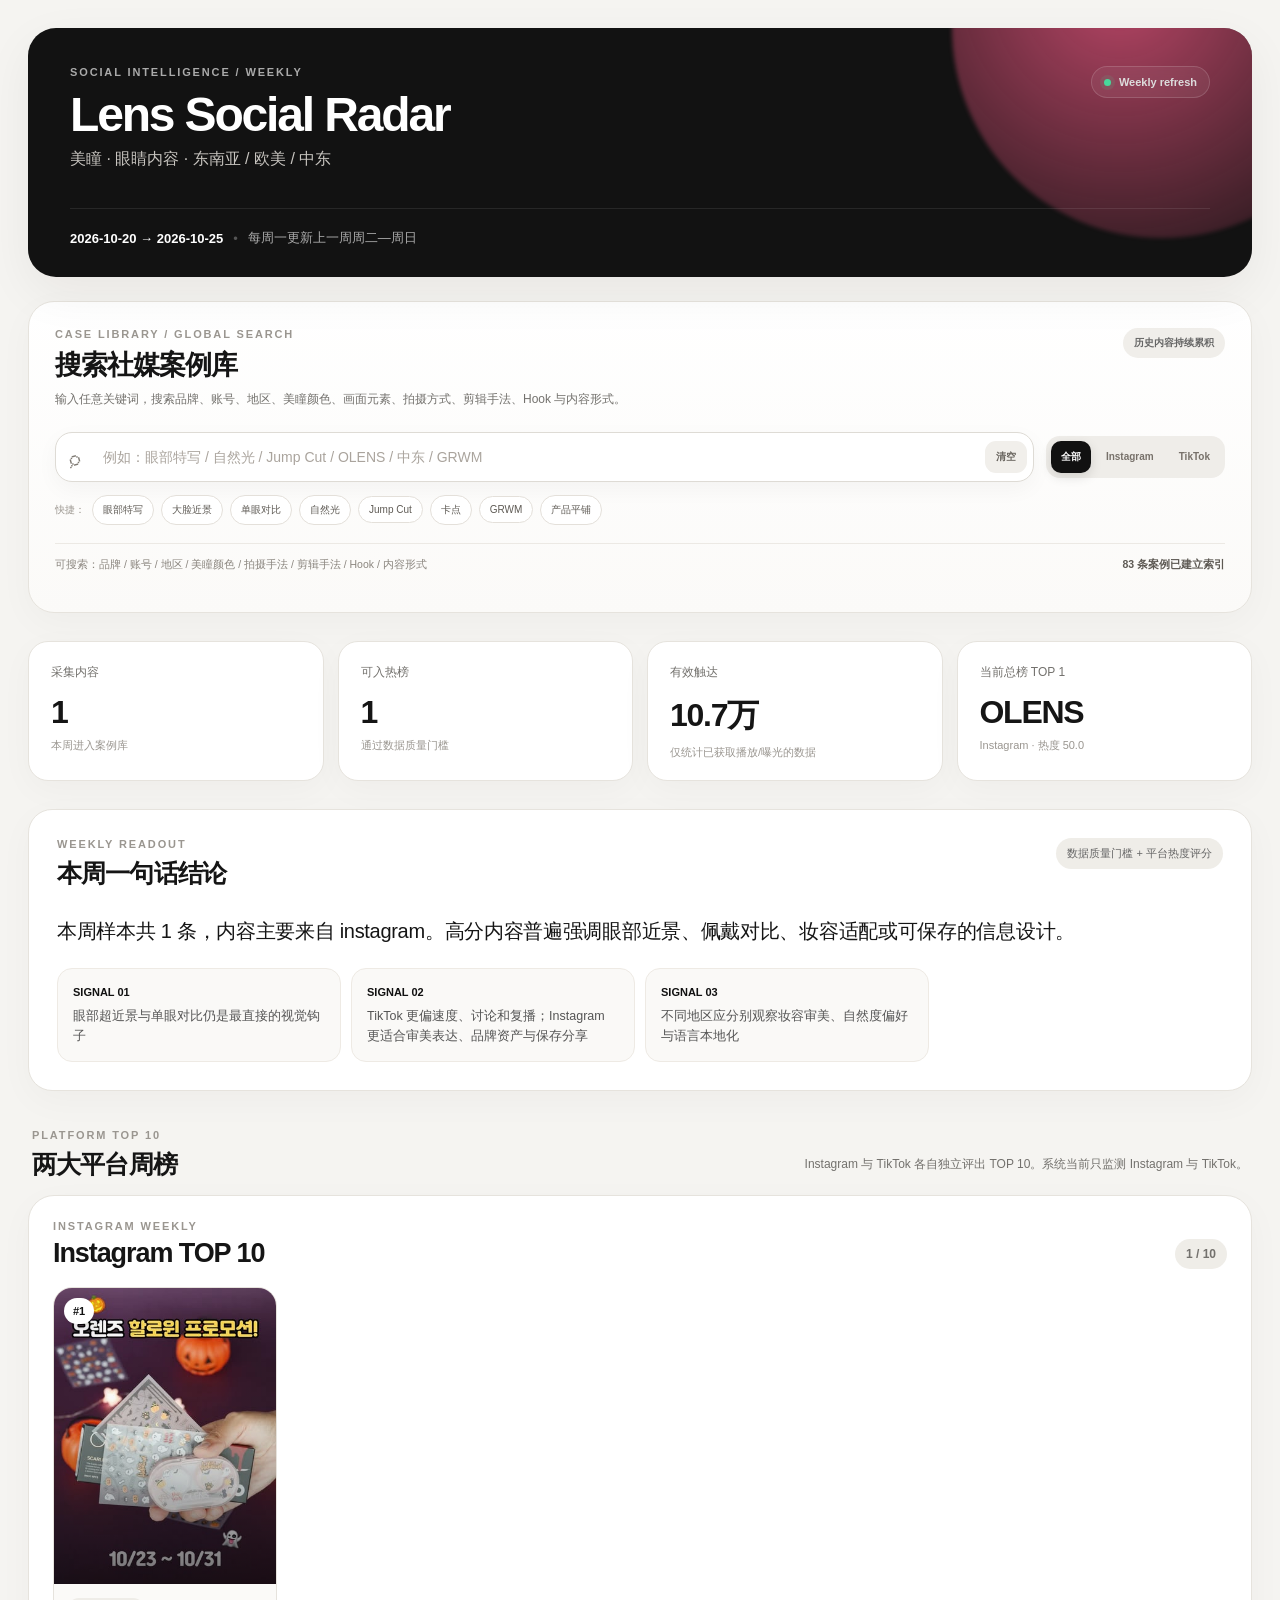
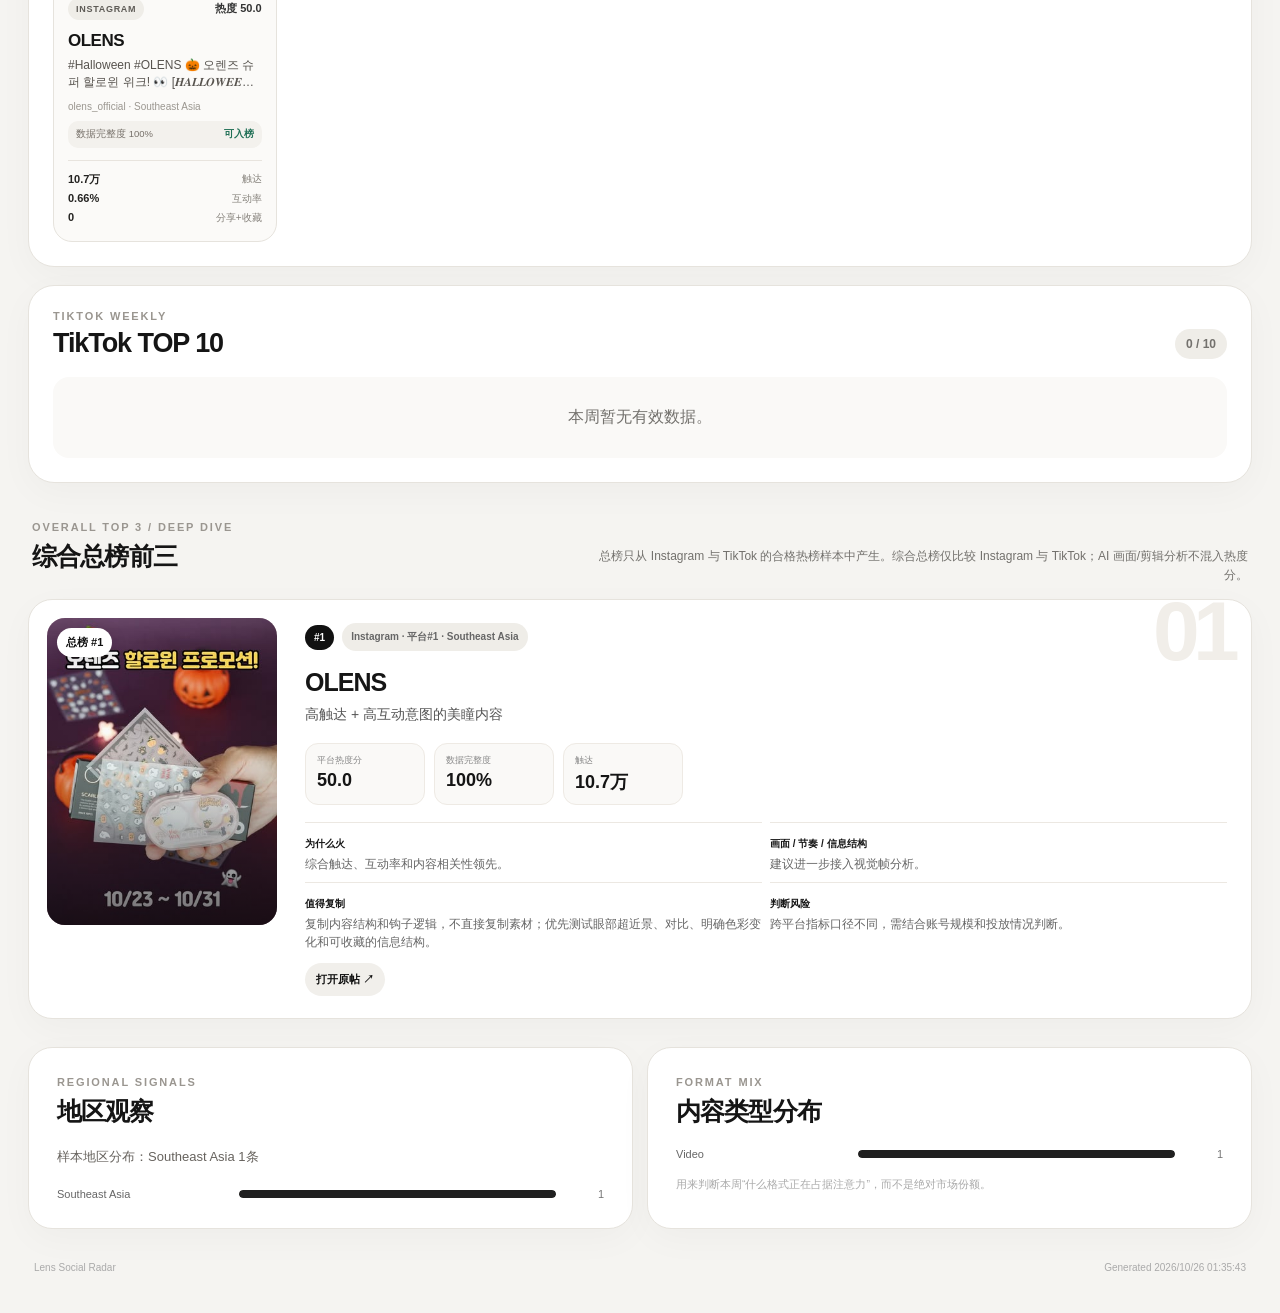
<file: docs/index.html>
<!doctype html>
<html lang="zh-CN">
<head>
  <meta charset="utf-8" />
  <meta name="viewport" content="width=device-width,initial-scale=1" />
  <meta name="description" content="Weekly colored contact lens social trend radar across Instagram and TikTok." />
  <title>Lens Social Radar</title>
  <link rel="stylesheet" href="styles.css" />
</head>
<body>
  <div class="page-shell">
    <header class="hero">
      <div class="hero-top">
        <div>
          <div class="eyebrow">SOCIAL INTELLIGENCE / WEEKLY</div>
          <h1>Lens Social Radar</h1>
          <p class="hero-sub">美瞳 · 眼睛内容 · 东南亚 / 欧美 / 中东</p>
        </div>
        <div class="hero-actions">
          <span id="demoBadge" class="badge demo hidden">DEMO DATA</span>
          <span class="badge live-dot"><i></i> Weekly refresh</span>
        </div>
      </div>
      <div class="date-row">
        <span id="dateRange">Loading…</span>
        <span class="sep">•</span>
        <span>每周一更新上一周周二—周日</span>
      </div>
    </header>

    <main>
      <section class="search-hub">
        <div class="search-hub-head">
          <div>
            <div class="eyebrow">CASE LIBRARY / GLOBAL SEARCH</div>
            <h2>搜索社媒案例库</h2>
            <p>输入任意关键词，搜索品牌、账号、地区、美瞳颜色、画面元素、拍摄方式、剪辑手法、Hook 与内容形式。</p>
          </div>
          <div class="search-index-badge">历史内容持续累积</div>
        </div>
        <div class="search-control-row">
          <div class="global-search-box">
            <span class="search-icon">⌕</span>
            <input id="globalSearch" type="search" autocomplete="off" placeholder="例如：眼部特写 / 自然光 / Jump Cut / OLENS / 中东 / GRWM" />
            <button id="searchClear" type="button" aria-label="清空搜索">清空</button>
          </div>
          <div class="platform-filter" aria-label="平台筛选">
            <button class="active" type="button" data-search-platform="all">全部</button>
            <button type="button" data-search-platform="instagram">Instagram</button>
            <button type="button" data-search-platform="tiktok">TikTok</button>
          </div>
        </div>
        <div class="quick-searches" aria-label="快捷搜索">
          <span>快捷：</span>
          <button type="button" data-search-query="眼部特写">眼部特写</button>
          <button type="button" data-search-query="大脸近景">大脸近景</button>
          <button type="button" data-search-query="单眼对比">单眼对比</button>
          <button type="button" data-search-query="自然光">自然光</button>
          <button type="button" data-search-query="Jump Cut">Jump Cut</button>
          <button type="button" data-search-query="卡点">卡点</button>
          <button type="button" data-search-query="GRWM">GRWM</button>
          <button type="button" data-search-query="产品平铺">产品平铺</button>
        </div>
        <div id="searchMeta" class="search-meta"></div>
        <div id="searchResults" class="search-results"></div>
      </section>

      <section class="kpi-grid" id="kpis"></section>

      <section class="panel summary-panel">
        <div class="section-title-row">
          <div>
            <div class="eyebrow">WEEKLY READOUT</div>
            <h2>本周一句话结论</h2>
          </div>
          <div class="method-pill" title="先在平台内部做百分位，再跨平台合并">数据质量门槛 + 平台热度评分</div>
        </div>
        <p id="weeklySummary" class="summary-copy"></p>
        <div id="signals" class="signal-grid"></div>
      </section>

      <section class="platform-leaderboards">
        <div class="section-title-row standalone">
          <div>
            <div class="eyebrow">PLATFORM TOP 10</div>
            <h2>两大平台周榜</h2>
          </div>
          <p>Instagram 与 TikTok 各自独立评出 TOP 10。系统当前只监测 Instagram 与 TikTok。</p>
        </div>
        <div id="platformBoards" class="platform-boards"></div>
      </section>


      <section class="overall-section">
        <div class="section-title-row standalone">
          <div>
            <div class="eyebrow">OVERALL TOP 3 / DEEP DIVE</div>
            <h2>综合总榜前三</h2>
          </div>
          <p>总榜只从 Instagram 与 TikTok 的合格热榜样本中产生。综合总榜仅比较 Instagram 与 TikTok；AI 画面/剪辑分析不混入热度分。</p>
        </div>
        <div id="podium" class="podium-grid"></div>
      </section>

      <section class="split-grid">
        <div class="panel">
          <div class="eyebrow">REGIONAL SIGNALS</div>
          <h2>地区观察</h2>
          <p id="regionalNote" class="regional-note"></p>
          <div id="regionBars" class="bars"></div>
        </div>
        <div class="panel">
          <div class="eyebrow">FORMAT MIX</div>
          <h2>内容类型分布</h2>
          <div id="typeBars" class="bars"></div>
          <div class="legend-note">用来判断本周“什么格式正在占据注意力”，而不是绝对市场份额。</div>
        </div>
      </section>

      <footer>
        <span>Lens Social Radar</span>
        <span id="generatedAt"></span>
      </footer>
    </main>
  </div>
  <script src="app.js"></script>
</body>
</html>
</file>
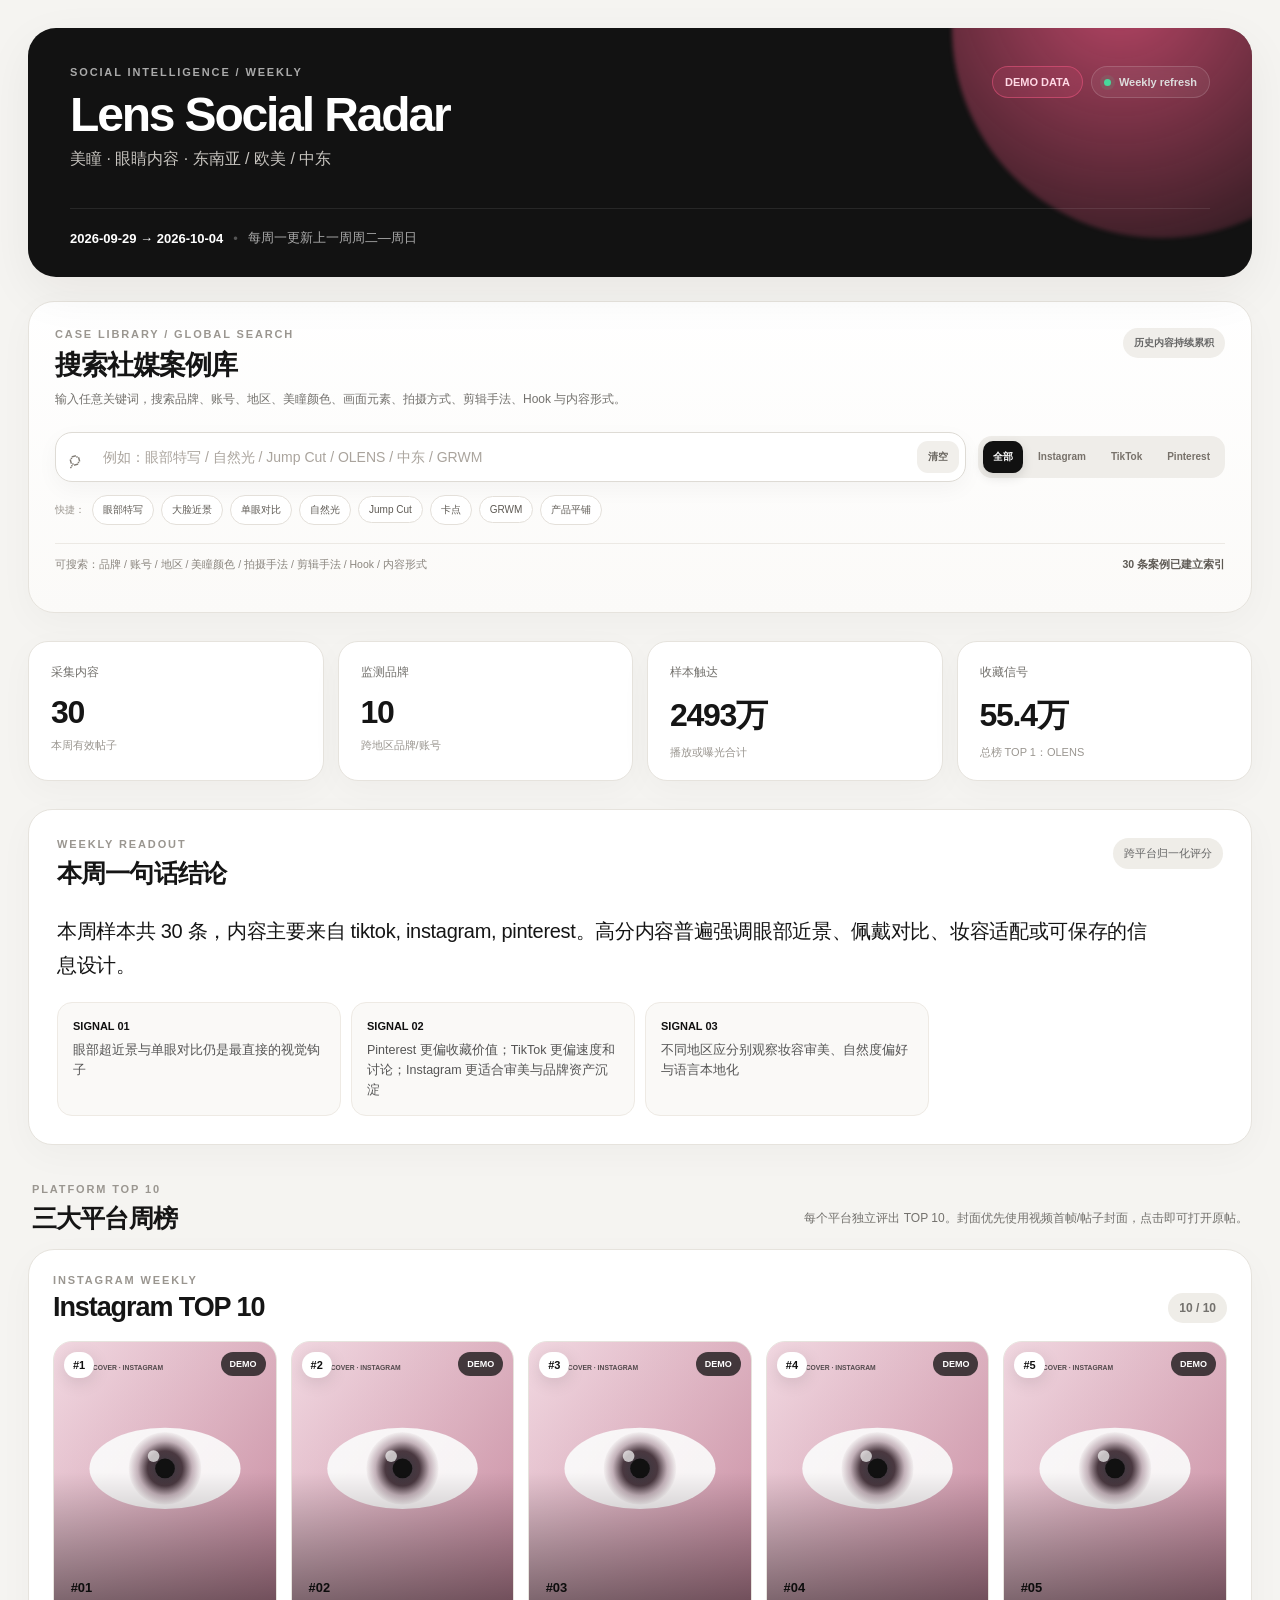
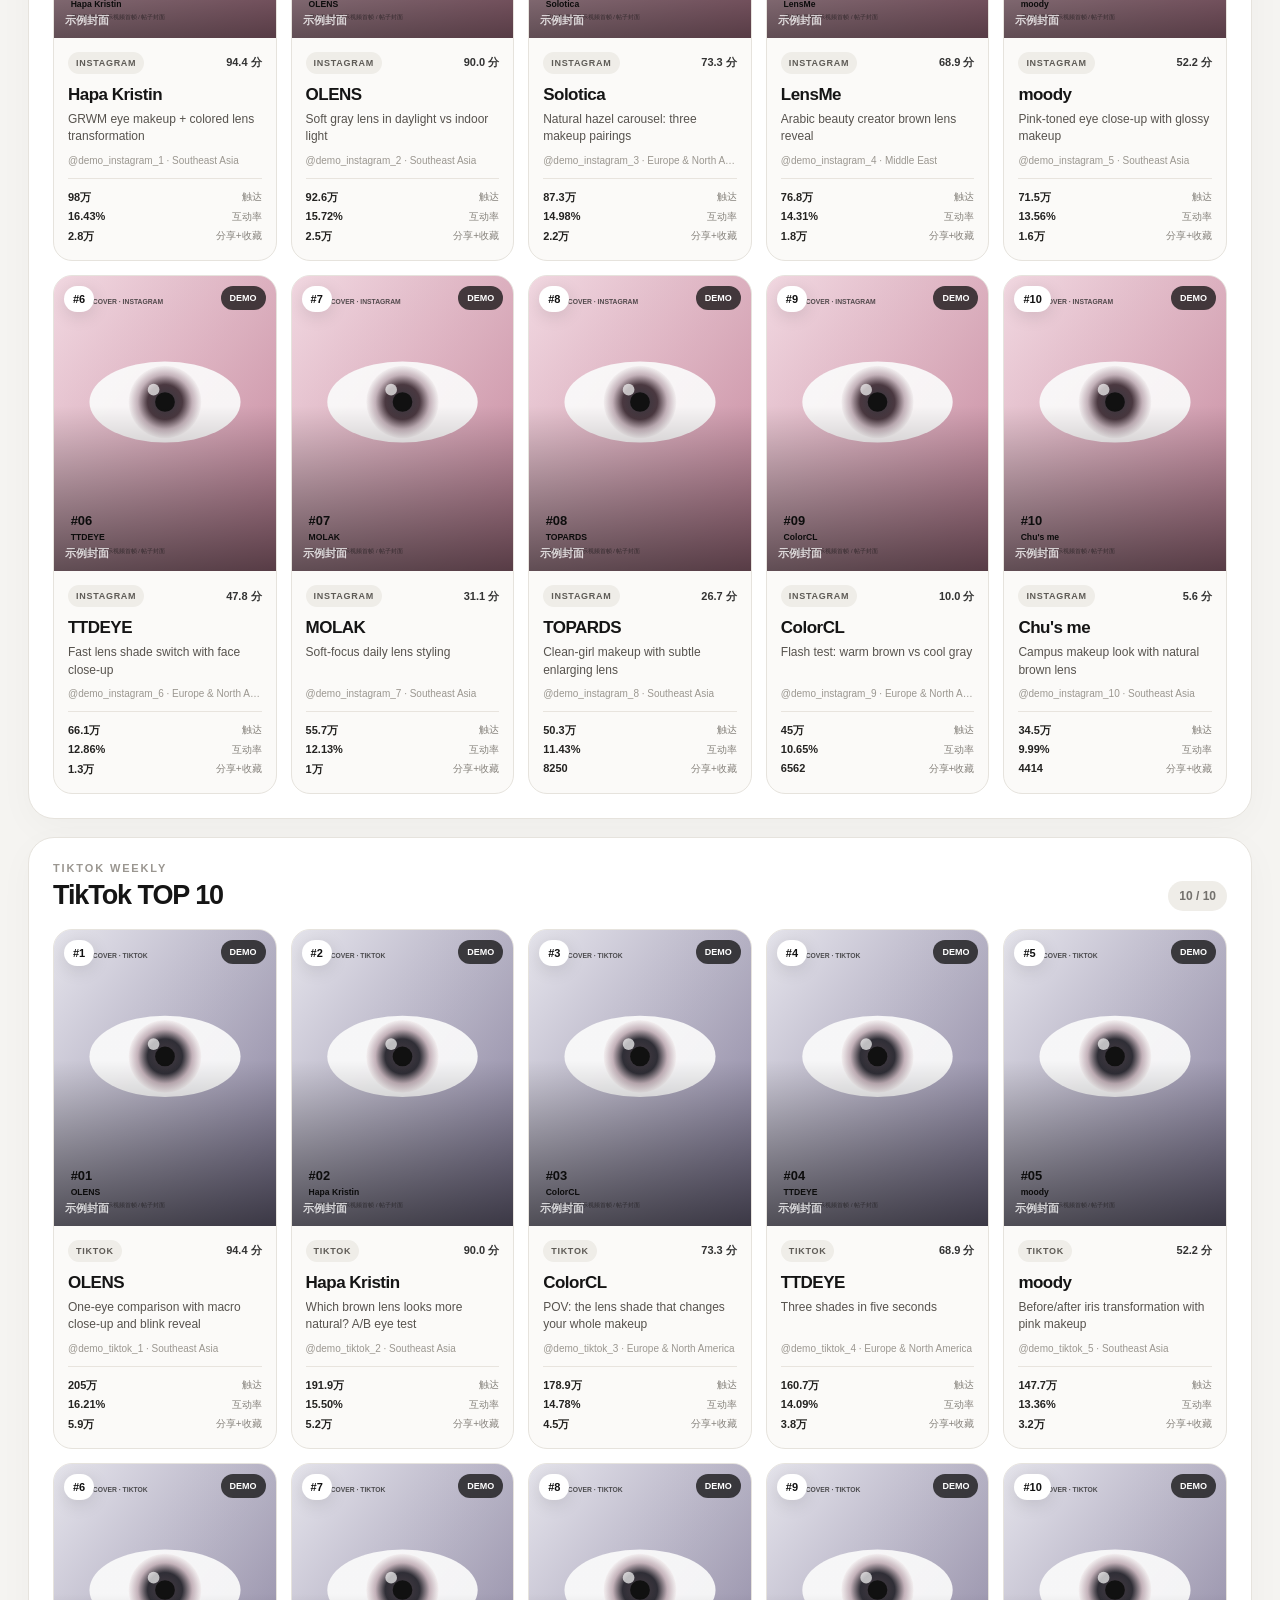
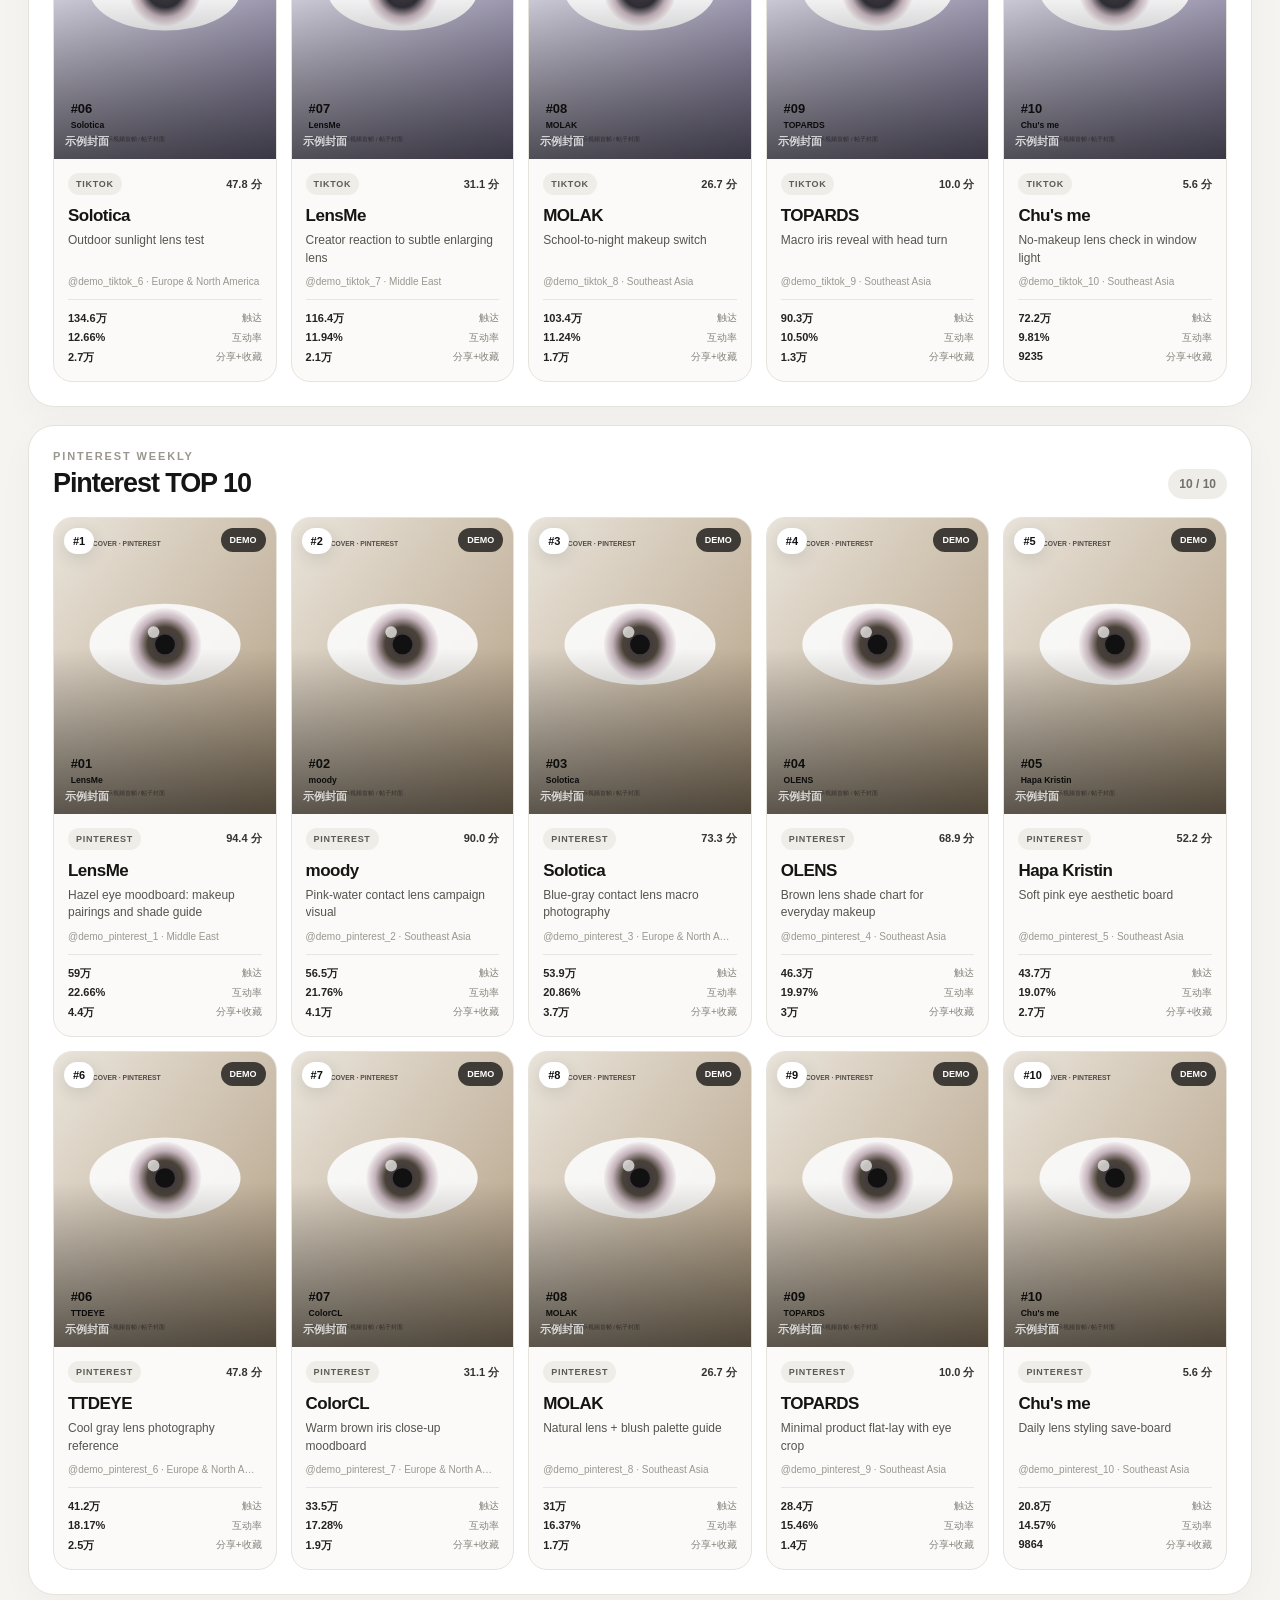
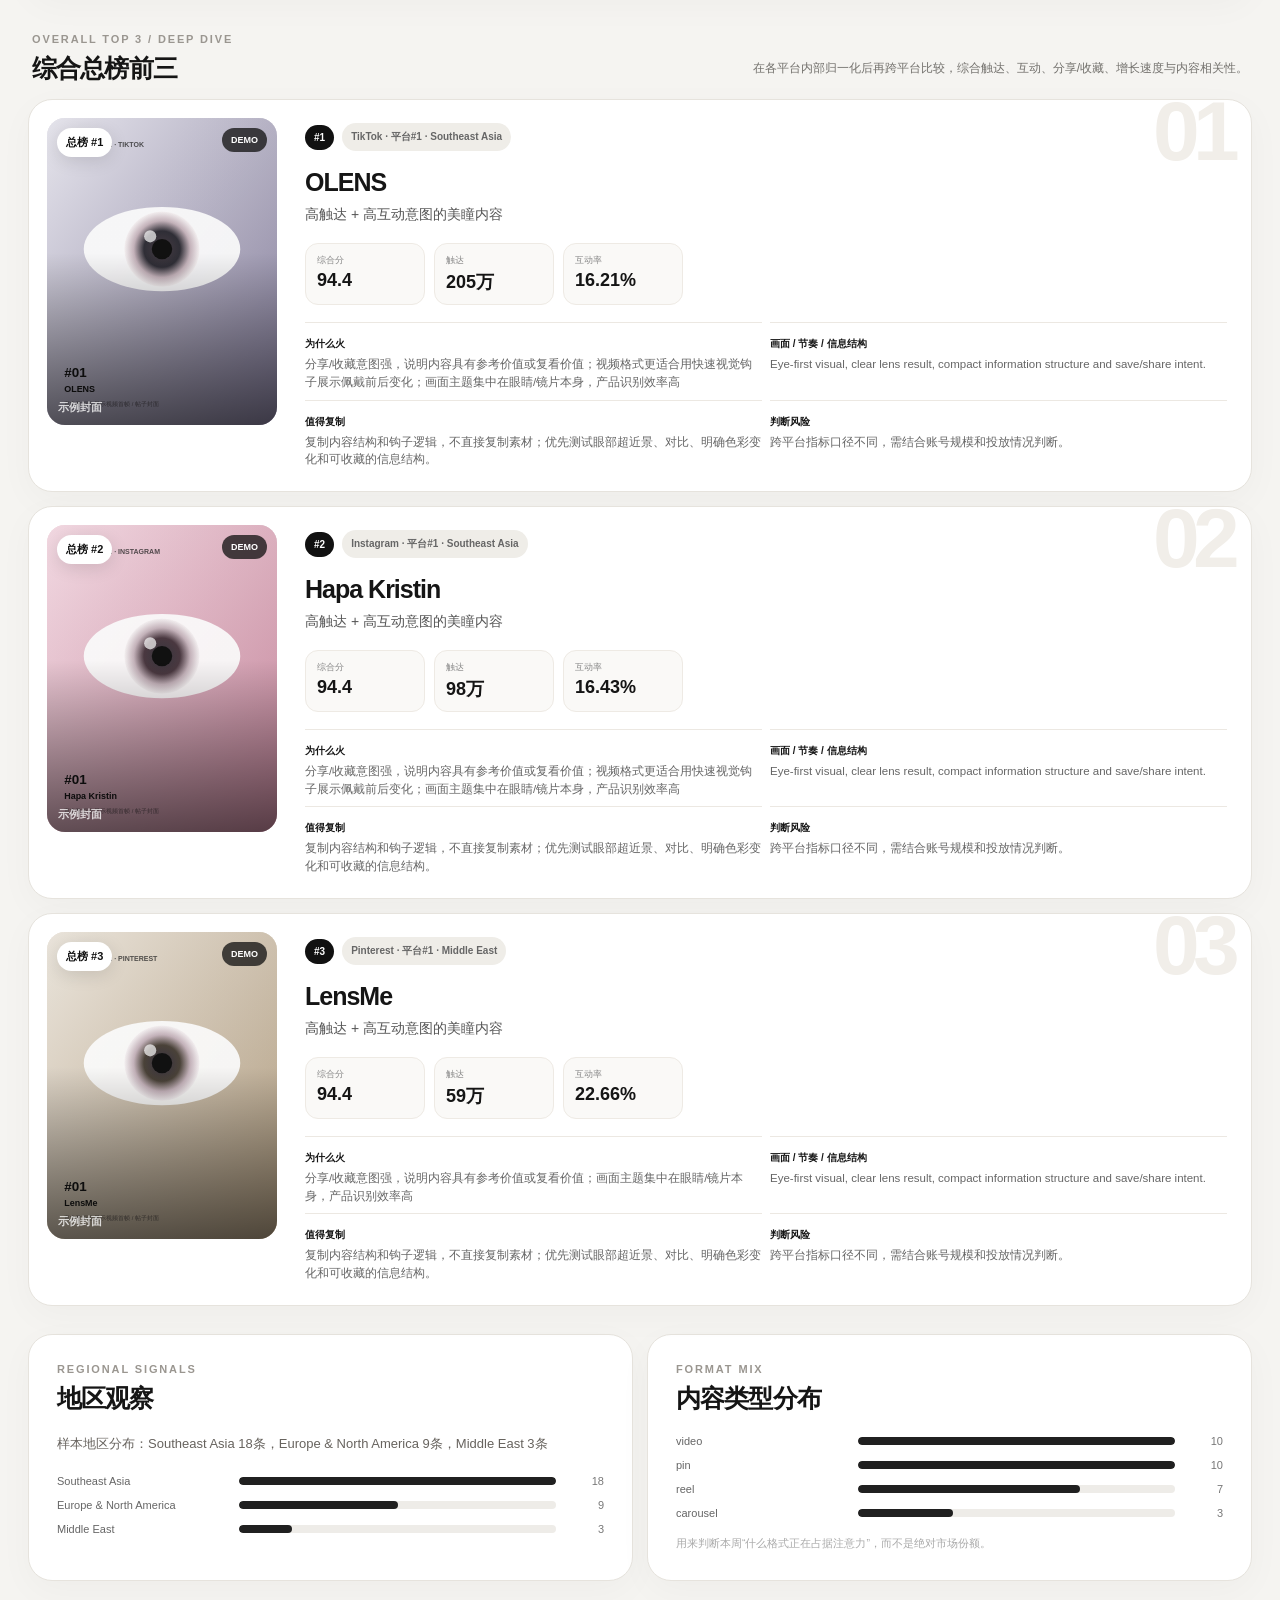
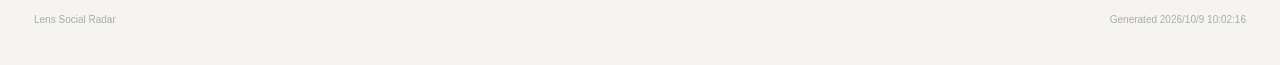
<file: docs/preview.html>
<!doctype html>
<html lang="zh-CN">
<head>
  <meta charset="utf-8" />
  <meta name="viewport" content="width=device-width,initial-scale=1" />
  <meta name="description" content="Weekly colored contact lens social trend radar across Instagram, TikTok and Pinterest." />
  <title>Lens Social Radar v1.2 Preview</title>
  <style>
:root{
  --bg:#f5f4f1;
  --panel:#fff;
  --ink:#151515;
  --muted:#73716d;
  --line:#e6e3dd;
  --soft:#efede8;
  --accent:#ff5c8a;
  --accent-soft:#ffe5ed;
  --green:#1f8a64;
  --shadow:0 16px 50px rgba(26,22,18,.06);
}
*{box-sizing:border-box}
body{margin:0;background:var(--bg);color:var(--ink);font-family:Inter,ui-sans-serif,-apple-system,BlinkMacSystemFont,"Segoe UI","PingFang SC","Microsoft YaHei",sans-serif;-webkit-font-smoothing:antialiased}
a{color:inherit}.page-shell{max-width:1540px;margin:0 auto;padding:28px 28px 40px}
.hero{background:#121212;color:white;border-radius:28px;padding:38px 42px 30px;overflow:hidden;position:relative;box-shadow:var(--shadow)}
.hero:after{content:"";position:absolute;width:420px;height:420px;border-radius:50%;right:-120px;top:-210px;background:radial-gradient(circle at 40% 40%,rgba(255,92,138,.7),rgba(255,92,138,0));filter:blur(2px)}
.hero-top{display:flex;justify-content:space-between;gap:30px;align-items:flex-start;position:relative;z-index:1}.eyebrow{font-size:11px;letter-spacing:.17em;font-weight:800;color:#9a9690;text-transform:uppercase}.hero .eyebrow{color:#aaa}
h1{font-size:48px;line-height:1;margin:13px 0 10px;letter-spacing:-.045em}.hero-sub{margin:0;color:#c7c4bf;font-size:16px}.hero-actions{display:flex;gap:8px;align-items:center;position:relative;z-index:2}
.badge{display:inline-flex;align-items:center;gap:8px;border:1px solid rgba(255,255,255,.15);border-radius:999px;padding:9px 12px;font-size:11px;font-weight:750;color:#ddd;background:rgba(255,255,255,.06);backdrop-filter:blur(8px)}.badge.demo{border-color:rgba(255,92,138,.45);color:#ffd8e4;background:rgba(255,92,138,.13)}.badge i{width:7px;height:7px;border-radius:50%;background:#48d89b;box-shadow:0 0 0 4px rgba(72,216,155,.11)}.hidden{display:none}
.date-row{display:flex;gap:10px;align-items:center;margin-top:38px;padding-top:20px;border-top:1px solid rgba(255,255,255,.09);font-size:13px;color:#aaa;position:relative;z-index:1}.date-row #dateRange{color:#fff;font-weight:750}.sep{color:#555}
main{display:flex;flex-direction:column;gap:28px;margin-top:24px}.kpi-grid{display:grid;grid-template-columns:repeat(4,1fr);gap:14px}.kpi{background:var(--panel);border:1px solid var(--line);border-radius:20px;padding:22px 22px 20px;box-shadow:0 9px 34px rgba(22,20,18,.03)}.kpi-label{color:var(--muted);font-size:12px;margin-bottom:13px}.kpi-value{font-size:32px;letter-spacing:-.04em;font-weight:800}.kpi-sub{font-size:11px;color:#9a9690;margin-top:7px}
.panel{background:var(--panel);border:1px solid var(--line);border-radius:24px;padding:28px;box-shadow:0 10px 36px rgba(22,20,18,.03)}.section-title-row{display:flex;justify-content:space-between;gap:24px;align-items:flex-start}.section-title-row.standalone{padding:10px 4px 0}.section-title-row h2,.panel h2{font-size:25px;margin:7px 0 0;letter-spacing:-.035em}.section-title-row>p{margin:26px 0 0;color:var(--muted);font-size:12px;max-width:660px;text-align:right;line-height:1.6}.method-pill{font-size:11px;border-radius:999px;background:var(--soft);padding:8px 11px;color:#666}.summary-copy{font-size:20px;line-height:1.7;letter-spacing:-.015em;margin:24px 0 20px;max-width:1100px}.signal-grid{display:grid;grid-template-columns:repeat(4,1fr);gap:10px}.signal{background:#faf9f7;border:1px solid #eeeae4;border-radius:15px;padding:15px;font-size:12.5px;line-height:1.6;color:#555}.signal b{display:block;color:#111;font-size:11px;margin-bottom:5px}

.platform-boards{display:flex;flex-direction:column;gap:18px;margin-top:14px}.platform-board{background:var(--panel);border:1px solid var(--line);border-radius:26px;padding:24px;box-shadow:0 10px 36px rgba(22,20,18,.03)}.platform-board-head{display:flex;align-items:flex-end;justify-content:space-between;gap:20px;margin-bottom:18px}.platform-board-head h3{font-size:27px;margin:6px 0 0;letter-spacing:-.04em}.board-count{font-size:12px;color:var(--muted);background:var(--soft);border-radius:999px;padding:8px 11px;font-weight:750}.rank-gallery{display:grid;grid-template-columns:repeat(5,minmax(0,1fr));gap:14px}.rank-card{border:1px solid var(--line);border-radius:19px;overflow:hidden;background:#fbfaf8;min-width:0;transition:transform .18s ease,box-shadow .18s ease}.rank-card:hover{transform:translateY(-2px);box-shadow:0 13px 32px rgba(22,20,18,.08)}
.post-cover{position:relative;display:block;aspect-ratio:9/12;overflow:hidden;background:#e9e6e1;text-decoration:none}.post-cover.compact-cover{aspect-ratio:9/12;border-radius:18px;min-height:220px}.post-cover img{width:100%;height:100%;object-fit:cover;display:block;position:relative;z-index:2}.post-cover.clickable{cursor:pointer}.post-cover:after{content:"";position:absolute;inset:0;z-index:3;background:linear-gradient(180deg,rgba(0,0,0,.02) 44%,rgba(0,0,0,.57) 100%);pointer-events:none}.poster-fallback{position:absolute;inset:0;display:flex;flex-direction:column;align-items:center;justify-content:center;gap:16px;background:radial-gradient(circle at 50% 38%,#fff 0 4%,#f7c7d5 5% 10%,#ae8391 11% 15%,#463e43 16% 17%,transparent 18%),linear-gradient(135deg,#f6dde4,#c9c3ca);color:rgba(20,20,20,.55);font-size:11px;font-weight:850;letter-spacing:.13em;text-transform:uppercase}.platform-tiktok .poster-fallback{background:radial-gradient(circle at 50% 38%,#fff 0 4%,#d8d7e8 5% 10%,#827e9b 11% 15%,#373640 16% 17%,transparent 18%),linear-gradient(135deg,#e9e8ef,#c7c3d3)}.platform-pinterest .poster-fallback{background:radial-gradient(circle at 50% 38%,#fff 0 4%,#e0d8ca 5% 10%,#998971 11% 15%,#4f463b 16% 17%,transparent 18%),linear-gradient(135deg,#efeae1,#d7cbbb)}.iris-mark{width:64px;height:64px;border-radius:50%;border:1px solid rgba(0,0,0,.08);display:none}.iris-mark i{display:block;width:16px;height:16px;margin:23px;border-radius:50%;background:#222}.cover-rank,.access-badge,.cover-action{position:absolute;z-index:4}.cover-rank{left:10px;top:10px;background:#fff;color:#111;border-radius:999px;padding:7px 9px;font-size:11px;font-weight:900;box-shadow:0 4px 18px rgba(0,0,0,.12)}.access-badge{right:10px;top:10px;background:rgba(18,18,18,.76);color:#fff;border-radius:999px;padding:7px 9px;font-size:9px;font-weight:800;backdrop-filter:blur(8px)}.cover-action{left:11px;right:11px;bottom:10px;color:#fff;font-size:11px;font-weight:800;opacity:0;transform:translateY(4px);transition:.18s}.post-cover.clickable:hover .cover-action{opacity:1;transform:translateY(0)}.post-cover.no-link .cover-action{opacity:.78;transform:none}.rank-card-body{padding:14px 14px 16px}.rank-card-top{display:flex;justify-content:space-between;align-items:center;gap:8px}.platform-pill{font-size:9px;text-transform:uppercase;letter-spacing:.08em;background:#efede8;border-radius:999px;padding:6px 8px;font-weight:850;color:#5e5b56}.score-number{font-size:11px;font-weight:850;color:#333}.rank-card h3{margin:11px 0 6px;font-size:17px;letter-spacing:-.03em}.card-caption{margin:0;color:#57534e;font-size:12px;line-height:1.45;display:-webkit-box;-webkit-line-clamp:2;-webkit-box-orient:vertical;overflow:hidden;min-height:35px}.card-author{font-size:10px;color:#9b9790;margin-top:9px;white-space:nowrap;overflow:hidden;text-overflow:ellipsis}.card-metrics{display:grid;grid-template-columns:1fr;gap:5px;margin-top:12px;padding-top:11px;border-top:1px solid #e8e4de;font-size:10px;color:#87837d}.card-metrics span{display:flex;justify-content:space-between;gap:8px}.card-metrics b{color:#242321;font-size:11px}.empty-state{grid-column:1/-1;padding:30px;color:var(--muted);text-align:center;background:#faf9f7;border-radius:16px}

.podium-grid{display:grid;grid-template-columns:1fr;gap:14px;margin-top:14px}.winner{background:var(--panel);border:1px solid var(--line);border-radius:24px;padding:18px;display:grid;grid-template-columns:230px 1fr;gap:22px;position:relative;overflow:hidden;box-shadow:0 10px 36px rgba(22,20,18,.03)}.winner:after{content:attr(data-rank);position:absolute;right:18px;top:-17px;font-size:84px;font-weight:900;color:#f1eee9;z-index:0;letter-spacing:-.08em}.winner>*{position:relative;z-index:1}.winner-media{min-width:0}.winner-content{padding:5px 6px 4px}.winner-head{display:flex;gap:8px;align-items:center}.rank-chip{background:#111;color:#fff;padding:7px 9px;border-radius:999px;font-size:10px;font-weight:850}.platform-chip{color:#666;background:#efede8;padding:7px 9px;border-radius:999px;font-size:10px;font-weight:700}.winner h3{font-size:25px;margin:17px 0 7px;letter-spacing:-.04em}.headline{font-size:14px;line-height:1.55;color:#555;max-width:900px;margin:0}.mini-metrics{display:grid;grid-template-columns:repeat(3,120px);gap:9px;margin:17px 0}.mini-metric{padding:10px 11px;border-radius:13px;background:#faf9f7;border:1px solid #eeeae4}.mini-metric label{display:block;font-size:9px;color:#888}.mini-metric strong{display:block;font-size:18px;margin-top:3px}.deep{display:grid;grid-template-columns:repeat(2,minmax(0,1fr));gap:8px}.deep-block{border-top:1px solid #ece8e2;padding-top:10px}.deep-block b{font-size:10px}.deep-block p{font-size:11.5px;color:#666;line-height:1.55;margin:5px 0 0}.winner-link{display:inline-flex;margin-top:4px;text-decoration:none;font-size:11px;font-weight:800;color:#111;padding:9px 11px;background:#f1efeb;border-radius:999px;width:max-content}

.split-grid{display:grid;grid-template-columns:1fr 1fr;gap:14px}.regional-note{font-size:13px;color:#67635e;line-height:1.7;margin:18px 0}.bars{display:flex;flex-direction:column;gap:12px;margin-top:20px}.bar-row{display:grid;grid-template-columns:170px 1fr 36px;gap:12px;align-items:center;font-size:11px;color:#666}.bar-track{height:8px;border-radius:99px;background:#eeece8;overflow:hidden}.bar-fill{height:100%;border-radius:99px;background:#202020}.bar-value{text-align:right;color:#777}.legend-note{font-size:10.5px;color:#aaa;margin-top:16px;line-height:1.6}footer{display:flex;justify-content:space-between;color:#aaa;font-size:10px;padding:5px 6px 0}

@media(max-width:1200px){.rank-gallery{grid-template-columns:repeat(4,minmax(0,1fr))}.signal-grid{grid-template-columns:repeat(2,1fr)}}
@media(max-width:920px){.page-shell{padding:16px}.hero{padding:28px}.hero-top,.section-title-row{flex-direction:column}.section-title-row>p{text-align:left;margin-top:0}.kpi-grid{grid-template-columns:repeat(2,1fr)}.rank-gallery{grid-template-columns:repeat(2,minmax(0,1fr))}.winner{grid-template-columns:190px 1fr}.deep{grid-template-columns:1fr}.split-grid{grid-template-columns:1fr}.mini-metrics{grid-template-columns:repeat(3,1fr)}h1{font-size:39px}}
@media(max-width:640px){.page-shell{padding:10px}.hero{padding:24px;border-radius:20px}.kpi-grid{grid-template-columns:1fr 1fr;gap:8px}.kpi{padding:16px}.kpi-value{font-size:26px}.signal-grid{grid-template-columns:1fr}.platform-board{padding:14px}.rank-gallery{grid-template-columns:repeat(2,minmax(0,1fr));gap:9px}.rank-card-body{padding:11px}.winner{grid-template-columns:1fr;padding:13px}.winner-media{max-width:260px}.post-cover.compact-cover{aspect-ratio:9/11}.mini-metrics{grid-template-columns:1fr 1fr 1fr}.bar-row{grid-template-columns:110px 1fr 28px}.hero-actions{flex-wrap:wrap}h1{font-size:34px}}

/* v1.2 — global case-library search */
.search-hub{background:linear-gradient(180deg,#fff,#fbfaf8);border:1px solid var(--line);border-radius:26px;padding:26px;box-shadow:0 10px 36px rgba(22,20,18,.03)}
.search-hub-head{display:flex;justify-content:space-between;gap:22px;align-items:flex-start}.search-hub-head h2{font-size:27px;margin:7px 0 7px;letter-spacing:-.04em}.search-hub-head p{margin:0;color:var(--muted);font-size:12px;line-height:1.65;max-width:780px}.search-index-badge{white-space:nowrap;font-size:10px;font-weight:800;color:#666;background:#f0eeea;border-radius:999px;padding:8px 11px}
.search-control-row{display:grid;grid-template-columns:minmax(0,1fr) auto;gap:12px;margin-top:22px;align-items:center}.global-search-box{display:grid;grid-template-columns:28px minmax(0,1fr) auto;align-items:center;gap:7px;border:1px solid #dedbd5;border-radius:17px;background:#fff;padding:5px 6px 5px 12px;box-shadow:0 7px 22px rgba(22,20,18,.04)}.search-icon{font-size:23px;line-height:1;color:#7f7a73;transform:rotate(-15deg)}.global-search-box input{border:0;outline:0;background:transparent;font:inherit;font-size:14px;color:#151412;min-width:0;padding:11px 0}.global-search-box input::placeholder{color:#aaa49d}.global-search-box button{border:0;background:#f1efeb;color:#69655f;border-radius:11px;padding:9px 11px;font-size:10px;font-weight:800;cursor:pointer}.global-search-box button:hover{background:#e9e6e1}
.platform-filter{display:flex;gap:5px;background:#efede9;padding:5px;border-radius:14px}.platform-filter button{border:0;background:transparent;padding:9px 10px;border-radius:10px;color:#77716a;font-size:10px;font-weight:800;cursor:pointer;white-space:nowrap}.platform-filter button.active{background:#111;color:#fff;box-shadow:0 4px 12px rgba(0,0,0,.12)}
.quick-searches{display:flex;gap:7px;align-items:center;flex-wrap:wrap;margin-top:13px}.quick-searches>span{font-size:10px;color:#99948d}.quick-searches button{border:1px solid #e4e0da;background:#fff;border-radius:999px;padding:7px 10px;font-size:10px;color:#5e5a54;cursor:pointer}.quick-searches button:hover{border-color:#cfc9c1;background:#f8f6f3}
.search-meta{display:flex;justify-content:space-between;gap:14px;align-items:center;border-top:1px solid #ece9e4;margin-top:18px;padding-top:14px;color:#8b867f;font-size:10.5px}.search-meta b{color:#5d5953;font-weight:800}.search-results{margin-top:14px}.search-result-grid{display:grid;grid-template-columns:repeat(4,minmax(0,1fr));gap:13px}.search-result-card{border:1px solid var(--line);border-radius:18px;overflow:hidden;background:#fbfaf8;min-width:0;transition:transform .18s ease,box-shadow .18s ease}.search-result-card:hover{transform:translateY(-2px);box-shadow:0 13px 30px rgba(22,20,18,.08)}.search-result-card .post-cover{aspect-ratio:9/10}.search-result-body{padding:13px}.search-result-kicker{display:flex;justify-content:space-between;gap:8px;color:#918c85;font-size:9px;text-transform:uppercase;letter-spacing:.04em}.search-result-kicker span:last-child{text-transform:none;letter-spacing:0;white-space:nowrap}.search-result-body h3{font-size:16px;margin:9px 0 5px;letter-spacing:-.03em}.search-result-body>p{font-size:11.5px;line-height:1.45;color:#5f5a54;margin:0;display:-webkit-box;-webkit-line-clamp:2;-webkit-box-orient:vertical;overflow:hidden;min-height:34px}.search-result-author{font-size:9.5px;color:#9b958d;margin-top:8px;white-space:nowrap;overflow:hidden;text-overflow:ellipsis}.search-tags{display:flex;flex-wrap:wrap;gap:5px;margin-top:10px}.search-tags span{font-size:9px;background:#eeece8;color:#605c56;border-radius:999px;padding:5px 7px}.search-result-metrics{display:flex;justify-content:space-between;gap:6px;border-top:1px solid #e8e4de;margin-top:10px;padding-top:9px;font-size:9px;color:#77726c}.search-empty{display:flex;flex-direction:column;gap:6px;align-items:center;justify-content:center;text-align:center;padding:36px;border:1px dashed #ddd8d1;border-radius:16px;color:#8a847d}.search-empty strong{color:#393632;font-size:13px}.search-empty span{font-size:10.5px}.search-more{text-align:center;color:#9a948c;font-size:10px;padding-top:13px}
@media(max-width:1200px){.search-result-grid{grid-template-columns:repeat(3,minmax(0,1fr))}}
@media(max-width:920px){.search-control-row{grid-template-columns:1fr}.platform-filter{width:max-content;max-width:100%;overflow:auto}.search-result-grid{grid-template-columns:repeat(2,minmax(0,1fr))}.search-hub-head{flex-direction:column}.search-index-badge{align-self:flex-start}}
@media(max-width:640px){.search-hub{padding:16px;border-radius:20px}.search-result-grid{grid-template-columns:1fr 1fr;gap:9px}.search-meta{align-items:flex-start;flex-direction:column}.global-search-box{grid-template-columns:24px minmax(0,1fr) auto}.global-search-box input{font-size:12px}.platform-filter button{padding:8px 9px}.search-result-card .post-cover{aspect-ratio:9/11}.search-result-body{padding:10px}.quick-searches{max-height:78px;overflow:hidden}}

</style>
</head>
<body>
  <div class="page-shell">
    <header class="hero">
      <div class="hero-top">
        <div>
          <div class="eyebrow">SOCIAL INTELLIGENCE / WEEKLY</div>
          <h1>Lens Social Radar</h1>
          <p class="hero-sub">美瞳 · 眼睛内容 · 东南亚 / 欧美 / 中东</p>
        </div>
        <div class="hero-actions">
          <span id="demoBadge" class="badge demo hidden">DEMO DATA</span>
          <span class="badge live-dot"><i></i> Weekly refresh</span>
        </div>
      </div>
      <div class="date-row">
        <span id="dateRange">Loading…</span>
        <span class="sep">•</span>
        <span>每周一更新上一周周二—周日</span>
      </div>
    </header>

    <main>
      <section class="search-hub">
        <div class="search-hub-head">
          <div>
            <div class="eyebrow">CASE LIBRARY / GLOBAL SEARCH</div>
            <h2>搜索社媒案例库</h2>
            <p>输入任意关键词，搜索品牌、账号、地区、美瞳颜色、画面元素、拍摄方式、剪辑手法、Hook 与内容形式。</p>
          </div>
          <div class="search-index-badge">历史内容持续累积</div>
        </div>
        <div class="search-control-row">
          <div class="global-search-box">
            <span class="search-icon">⌕</span>
            <input id="globalSearch" type="search" autocomplete="off" placeholder="例如：眼部特写 / 自然光 / Jump Cut / OLENS / 中东 / GRWM" />
            <button id="searchClear" type="button" aria-label="清空搜索">清空</button>
          </div>
          <div class="platform-filter" aria-label="平台筛选">
            <button class="active" type="button" data-search-platform="all">全部</button>
            <button type="button" data-search-platform="instagram">Instagram</button>
            <button type="button" data-search-platform="tiktok">TikTok</button>
            <button type="button" data-search-platform="pinterest">Pinterest</button>
          </div>
        </div>
        <div class="quick-searches" aria-label="快捷搜索">
          <span>快捷：</span>
          <button type="button" data-search-query="眼部特写">眼部特写</button>
          <button type="button" data-search-query="大脸近景">大脸近景</button>
          <button type="button" data-search-query="单眼对比">单眼对比</button>
          <button type="button" data-search-query="自然光">自然光</button>
          <button type="button" data-search-query="Jump Cut">Jump Cut</button>
          <button type="button" data-search-query="卡点">卡点</button>
          <button type="button" data-search-query="GRWM">GRWM</button>
          <button type="button" data-search-query="产品平铺">产品平铺</button>
        </div>
        <div id="searchMeta" class="search-meta"></div>
        <div id="searchResults" class="search-results"></div>
      </section>

      <section class="kpi-grid" id="kpis"></section>

      <section class="panel summary-panel">
        <div class="section-title-row">
          <div>
            <div class="eyebrow">WEEKLY READOUT</div>
            <h2>本周一句话结论</h2>
          </div>
          <div class="method-pill" title="先在平台内部做百分位，再跨平台合并">跨平台归一化评分</div>
        </div>
        <p id="weeklySummary" class="summary-copy"></p>
        <div id="signals" class="signal-grid"></div>
      </section>

      <section class="platform-leaderboards">
        <div class="section-title-row standalone">
          <div>
            <div class="eyebrow">PLATFORM TOP 10</div>
            <h2>三大平台周榜</h2>
          </div>
          <p>每个平台独立评出 TOP 10。封面优先使用视频首帧/帖子封面，点击即可打开原帖。</p>
        </div>
        <div id="platformBoards" class="platform-boards"></div>
      </section>

      <section class="overall-section">
        <div class="section-title-row standalone">
          <div>
            <div class="eyebrow">OVERALL TOP 3 / DEEP DIVE</div>
            <h2>综合总榜前三</h2>
          </div>
          <p>在各平台内部归一化后再跨平台比较，综合触达、互动、分享/收藏、增长速度与内容相关性。</p>
        </div>
        <div id="podium" class="podium-grid"></div>
      </section>

      <section class="split-grid">
        <div class="panel">
          <div class="eyebrow">REGIONAL SIGNALS</div>
          <h2>地区观察</h2>
          <p id="regionalNote" class="regional-note"></p>
          <div id="regionBars" class="bars"></div>
        </div>
        <div class="panel">
          <div class="eyebrow">FORMAT MIX</div>
          <h2>内容类型分布</h2>
          <div id="typeBars" class="bars"></div>
          <div class="legend-note">用来判断本周“什么格式正在占据注意力”，而不是绝对市场份额。</div>
        </div>
      </section>

      <footer>
        <span>Lens Social Radar</span>
        <span id="generatedAt"></span>
      </footer>
    </main>
  </div>
  <script>window.LENS_RADAR_DATA={"meta":{"title":"Lens Social Radar","date_start":"2026-09-29","date_end":"2026-10-04","generated_at":"2026-10-09T10:02:16.337722+00:00","collection_mode":"demo","is_demo":true,"ranking_method":"Within-platform percentile normalization: reach 35%, engagement 25%, share/save 20%, velocity 10%, relevance 10%","leaderboard_layout":"Instagram TOP10 + TikTok TOP10 + Pinterest TOP10 + cross-platform TOP3"},"stats":{"posts":30,"brands":10,"platforms":{"tiktok":10,"instagram":10,"pinterest":10},"regions":{"Southeast Asia":18,"Middle East":3,"Europe & North America":9},"content_types":{"video":10,"reel":7,"pin":10,"carousel":3}},"analysis":{"weekly_summary":"本周样本共 30 条，内容主要来自 tiktok, instagram, pinterest。高分内容普遍强调眼部近景、佩戴对比、妆容适配或可保存的信息设计。","signals":["眼部超近景与单眼对比仍是最直接的视觉钩子","Pinterest 更偏收藏价值；TikTok 更偏速度和讨论；Instagram 更适合审美与品牌资产沉淀","不同地区应分别观察妆容审美、自然度偏好与语言本地化"],"top3_analysis":[{"rank":1,"brand":"OLENS","platform":"tiktok","headline":"高触达 + 高互动意图的美瞳内容","why_it_won":"分享/收藏意图强，说明内容具有参考价值或复看价值；视频格式更适合用快速视觉钩子展示佩戴前后变化；画面主题集中在眼睛/镜片本身，产品识别效率高","creative_breakdown":"Eye-first visual, clear lens result, compact information structure and save/share intent.","what_to_copy":"复制内容结构和钩子逻辑，不直接复制素材；优先测试眼部超近景、对比、明确色彩变化和可收藏的信息结构。","risk":"跨平台指标口径不同，需结合账号规模和投放情况判断。"},{"rank":2,"brand":"Hapa Kristin","platform":"instagram","headline":"高触达 + 高互动意图的美瞳内容","why_it_won":"分享/收藏意图强，说明内容具有参考价值或复看价值；视频格式更适合用快速视觉钩子展示佩戴前后变化；画面主题集中在眼睛/镜片本身，产品识别效率高","creative_breakdown":"Eye-first visual, clear lens result, compact information structure and save/share intent.","what_to_copy":"复制内容结构和钩子逻辑，不直接复制素材；优先测试眼部超近景、对比、明确色彩变化和可收藏的信息结构。","risk":"跨平台指标口径不同，需结合账号规模和投放情况判断。"},{"rank":3,"brand":"LensMe","platform":"pinterest","headline":"高触达 + 高互动意图的美瞳内容","why_it_won":"分享/收藏意图强，说明内容具有参考价值或复看价值；画面主题集中在眼睛/镜片本身，产品识别效率高","creative_breakdown":"Eye-first visual, clear lens result, compact information structure and save/share intent.","what_to_copy":"复制内容结构和钩子逻辑，不直接复制素材；优先测试眼部超近景、对比、明确色彩变化和可收藏的信息结构。","risk":"跨平台指标口径不同，需结合账号规模和投放情况判断。"}],"regional_note":"样本地区分布：Southeast Asia 18条，Europe & North America 9条，Middle East 3条"},"posts":[{"platform":"tiktok","url":null,"mobile_url":null,"embed_url":null,"video_id":null,"author":"@demo_tiktok_1","caption":"One-eye comparison with macro close-up and blink reveal","posted_at":"2026-09-29T08:00:00+00:00","views":2050000,"likes":169535,"comments":2050,"shares":19987,"saves":39462,"followers":880000,"thumbnail":"assets/demo/tiktok-1.svg","local_video":null,"access_mode":"demo","content_type":"video","hashtags":[],"search_tags":["单眼对比","微距","眼部特写","眨眼","blink reveal","强Hook","大脸近景"],"visual_tags":["微距","眼部特写","大脸近景"],"shooting_tags":["微距","眼部特写","大脸近景"],"editing_tags":[],"hook_tags":["单眼对比","强Hook"],"brand":"OLENS","region":"Southeast Asia","relevance_score":96.0,"media_notes":"Eye-first visual, clear lens result, compact information structure and save/share intent.","engagement_weighted":332251.0,"engagement_rate":16.207,"score":94.4,"score_breakdown":{"reach":100.0,"engagement":100.0,"share_save":100.0,"velocity":44.4,"relevance":100.0},"rank":1,"platform_rank":1},{"platform":"instagram","url":null,"mobile_url":null,"embed_url":null,"video_id":null,"author":"@demo_instagram_1","caption":"GRWM eye makeup + colored lens transformation","posted_at":"2026-09-29T08:00:00+00:00","views":980000,"likes":81046,"comments":2050,"shares":9555,"saves":18865,"followers":880000,"thumbnail":"assets/demo/instagram-1.svg","local_video":null,"access_mode":"demo","content_type":"reel","hashtags":[],"search_tags":["GRWM","妆容变换","眼部特写","大脸近景","Jump Cut","卡点"],"visual_tags":["眼部特写","大脸近景"],"shooting_tags":["眼部特写","大脸近景"],"editing_tags":["Jump Cut","卡点"],"hook_tags":[],"brand":"Hapa Kristin","region":"Southeast Asia","relevance_score":96.0,"media_notes":"Eye-first visual, clear lens result, compact information structure and save/share intent.","engagement_weighted":160973.5,"engagement_rate":16.426,"score":94.4,"score_breakdown":{"reach":100.0,"engagement":100.0,"share_save":100.0,"velocity":44.4,"relevance":100.0},"rank":2,"platform_rank":1},{"platform":"pinterest","url":null,"mobile_url":null,"embed_url":null,"video_id":null,"author":"@demo_pinterest_1","caption":"Hazel eye moodboard: makeup pairings and shade guide","posted_at":"2026-09-29T08:00:00+00:00","views":590000,"likes":21122,"comments":322,"shares":2802,"saves":41418,"followers":880000,"thumbnail":"assets/demo/pinterest-1.svg","local_video":null,"access_mode":"demo","content_type":"pin","hashtags":[],"search_tags":["榛色美瞳","moodboard","妆容搭配","色卡","收藏型内容"],"visual_tags":[],"shooting_tags":[],"editing_tags":[],"hook_tags":[],"brand":"LensMe","region":"Middle East","relevance_score":96.0,"media_notes":"Eye-first visual, clear lens result, compact information structure and save/share intent.","engagement_weighted":133717.0,"engagement_rate":22.664,"score":94.4,"score_breakdown":{"reach":100.0,"engagement":100.0,"share_save":100.0,"velocity":44.4,"relevance":100.0},"rank":3,"platform_rank":1},{"platform":"tiktok","url":null,"mobile_url":null,"embed_url":null,"video_id":null,"author":"@demo_tiktok_2","caption":"Which brown lens looks more natural? A/B eye test","posted_at":"2026-10-04T09:00:00+00:00","views":1919400,"likes":154319,"comments":1960,"shares":17658,"saves":34549,"followers":810000,"thumbnail":"assets/demo/tiktok-2.svg","local_video":null,"access_mode":"demo","content_type":"video","hashtags":[],"search_tags":["A/B对比","棕色美瞳","提问Hook","眼部特写","评论互动"],"visual_tags":["眼部特写"],"shooting_tags":["眼部特写"],"editing_tags":[],"hook_tags":["A/B对比","提问Hook"],"brand":"Hapa Kristin","region":"Southeast Asia","relevance_score":95.0,"media_notes":"Eye-first visual, clear lens result, compact information structure and save/share intent.","engagement_weighted":297585.5,"engagement_rate":15.504,"score":90.0,"score_breakdown":{"reach":88.9,"engagement":88.9,"share_save":88.9,"velocity":100.0,"relevance":88.9},"rank":4,"platform_rank":2},{"platform":"instagram","url":null,"mobile_url":null,"embed_url":null,"video_id":null,"author":"@demo_instagram_2","caption":"Soft gray lens in daylight vs indoor light","posted_at":"2026-10-04T09:00:00+00:00","views":926440,"likes":74485,"comments":1960,"shares":8523,"saves":16675,"followers":810000,"thumbnail":"assets/demo/instagram-2.svg","local_video":null,"access_mode":"demo","content_type":"reel","hashtags":[],"search_tags":["灰色美瞳","自然光","室内外对比","眼部特写","daylight"],"visual_tags":["自然光","眼部特写"],"shooting_tags":["自然光","眼部特写"],"editing_tags":[],"hook_tags":[],"brand":"OLENS","region":"Southeast Asia","relevance_score":95.0,"media_notes":"Eye-first visual, clear lens result, compact information structure and save/share intent.","engagement_weighted":145661.5,"engagement_rate":15.723,"score":90.0,"score_breakdown":{"reach":88.9,"engagement":88.9,"share_save":88.9,"velocity":100.0,"relevance":88.9},"rank":5,"platform_rank":2},{"platform":"pinterest","url":null,"mobile_url":null,"embed_url":null,"video_id":null,"author":"@demo_pinterest_2","caption":"Pink-water contact lens campaign visual","posted_at":"2026-10-04T09:00:00+00:00","views":564520,"likes":19532,"comments":294,"shares":2540,"saves":38048,"followers":810000,"thumbnail":"assets/demo/pinterest-2.svg","local_video":null,"access_mode":"demo","content_type":"pin","hashtags":[],"search_tags":["粉色水面","产品概念","广告视觉","静物摄影","粉色"],"visual_tags":[],"shooting_tags":["静物摄影"],"editing_tags":[],"hook_tags":[],"brand":"moody","region":"Southeast Asia","relevance_score":95.0,"media_notes":"Eye-first visual, clear lens result, compact information structure and save/share intent.","engagement_weighted":122860.0,"engagement_rate":21.764,"score":90.0,"score_breakdown":{"reach":88.9,"engagement":88.9,"share_save":88.9,"velocity":100.0,"relevance":88.9},"rank":6,"platform_rank":2},{"platform":"tiktok","url":null,"mobile_url":null,"embed_url":null,"video_id":null,"author":"@demo_tiktok_3","caption":"POV: the lens shade that changes your whole makeup","posted_at":"2026-09-29T10:00:00+00:00","views":1788800,"likes":139705,"comments":1710,"shares":15473,"saves":29962,"followers":740000,"thumbnail":"assets/demo/tiktok-3.svg","local_video":null,"access_mode":"demo","content_type":"video","hashtags":[],"search_tags":["POV","妆容变换","转场","前后对比","大脸近景"],"visual_tags":["大脸近景"],"shooting_tags":["大脸近景"],"editing_tags":["转场"],"hook_tags":["POV"],"brand":"ColorCL","region":"Europe & North America","relevance_score":94.0,"media_notes":"Eye-first visual, clear lens result, compact information structure and save/share intent.","engagement_weighted":264449.0,"engagement_rate":14.784,"score":73.3,"score_breakdown":{"reach":77.8,"engagement":77.8,"share_save":77.8,"velocity":33.3,"relevance":77.8},"rank":7,"platform_rank":3},{"platform":"instagram","url":null,"mobile_url":null,"embed_url":null,"video_id":null,"author":"@demo_instagram_3","caption":"Natural hazel carousel: three makeup pairings","posted_at":"2026-09-29T10:00:00+00:00","views":872880,"likes":68171,"comments":1710,"shares":7550,"saves":14620,"followers":740000,"thumbnail":"assets/demo/instagram-3.svg","local_video":null,"access_mode":"demo","content_type":"carousel","hashtags":[],"search_tags":["榛色美瞳","carousel","妆容搭配","静态排版","收藏型内容"],"visual_tags":[],"shooting_tags":[],"editing_tags":[],"hook_tags":[],"brand":"Solotica","region":"Europe & North America","relevance_score":94.0,"media_notes":"Eye-first visual, clear lens result, compact information structure and save/share intent.","engagement_weighted":130791.0,"engagement_rate":14.984,"score":73.3,"score_breakdown":{"reach":77.8,"engagement":77.8,"share_save":77.8,"velocity":33.3,"relevance":77.8},"rank":8,"platform_rank":3},{"platform":"pinterest","url":null,"mobile_url":null,"embed_url":null,"video_id":null,"author":"@demo_pinterest_3","caption":"Blue-gray contact lens macro photography","posted_at":"2026-09-29T10:00:00+00:00","views":539040,"likes":18003,"comments":266,"shares":2290,"saves":34821,"followers":740000,"thumbnail":"assets/demo/pinterest-3.svg","local_video":null,"access_mode":"demo","content_type":"pin","hashtags":[],"search_tags":["蓝灰美瞳","微距摄影","虹膜特写","产品细节","macro"],"visual_tags":["虹膜特写"],"shooting_tags":[],"editing_tags":[],"hook_tags":[],"brand":"Solotica","region":"Europe & North America","relevance_score":94.0,"media_notes":"Eye-first visual, clear lens result, compact information structure and save/share intent.","engagement_weighted":112457.5,"engagement_rate":20.863,"score":73.3,"score_breakdown":{"reach":77.8,"engagement":77.8,"share_save":77.8,"velocity":33.3,"relevance":77.8},"rank":9,"platform_rank":3},{"platform":"tiktok","url":null,"mobile_url":null,"embed_url":null,"video_id":null,"author":"@demo_tiktok_4","caption":"Three shades in five seconds","posted_at":"2026-10-04T11:00:00+00:00","views":1607200,"likes":121825,"comments":1620,"shares":13018,"saves":24911,"followers":670000,"thumbnail":"assets/demo/tiktok-4.svg","local_video":null,"access_mode":"demo","content_type":"video","hashtags":[],"search_tags":["五秒三色","快速剪辑","Jump Cut","卡点","换色"],"visual_tags":[],"shooting_tags":[],"editing_tags":["快速剪辑","Jump Cut","卡点"],"hook_tags":[],"brand":"TTDEYE","region":"Europe & North America","relevance_score":93.0,"media_notes":"Eye-first visual, clear lens result, compact information structure and save/share intent.","engagement_weighted":226396.5,"engagement_rate":14.086,"score":68.9,"score_breakdown":{"reach":66.7,"engagement":66.7,"share_save":66.7,"velocity":88.9,"relevance":66.7},"rank":10,"platform_rank":4},{"platform":"instagram","url":null,"mobile_url":null,"embed_url":null,"video_id":null,"author":"@demo_instagram_4","caption":"Arabic beauty creator brown lens reveal","posted_at":"2026-10-04T11:00:00+00:00","views":768320,"likes":58238,"comments":1620,"shares":6223,"saves":11908,"followers":670000,"thumbnail":"assets/demo/instagram-4.svg","local_video":null,"access_mode":"demo","content_type":"reel","hashtags":[],"search_tags":["棕色美瞳","中东妆容","大脸近景","reveal","创作者口播"],"visual_tags":["大脸近景"],"shooting_tags":["大脸近景"],"editing_tags":[],"hook_tags":[],"brand":"LensMe","region":"Middle East","relevance_score":93.0,"media_notes":"Eye-first visual, clear lens result, compact information structure and save/share intent.","engagement_weighted":109917.0,"engagement_rate":14.306,"score":68.9,"score_breakdown":{"reach":66.7,"engagement":66.7,"share_save":66.7,"velocity":88.9,"relevance":66.7},"rank":11,"platform_rank":4},{"platform":"pinterest","url":null,"mobile_url":null,"embed_url":null,"video_id":null,"author":"@demo_pinterest_4","caption":"Brown lens shade chart for everyday makeup","posted_at":"2026-10-04T11:00:00+00:00","views":462560,"likes":14894,"comments":238,"shares":1850,"saves":28586,"followers":670000,"thumbnail":"assets/demo/pinterest-4.svg","local_video":null,"access_mode":"demo","content_type":"pin","hashtags":[],"search_tags":["棕色美瞳","shade chart","日常妆容","信息图","收藏"],"visual_tags":[],"shooting_tags":[],"editing_tags":[],"hook_tags":[],"brand":"OLENS","region":"Southeast Asia","relevance_score":93.0,"media_notes":"Eye-first visual, clear lens result, compact information structure and save/share intent.","engagement_weighted":92385.0,"engagement_rate":19.973,"score":68.9,"score_breakdown":{"reach":66.7,"engagement":66.7,"share_save":66.7,"velocity":88.9,"relevance":66.7},"rank":12,"platform_rank":4},{"platform":"tiktok","url":null,"mobile_url":null,"embed_url":null,"video_id":null,"author":"@demo_tiktok_5","caption":"Before/after iris transformation with pink makeup","posted_at":"2026-09-29T12:00:00+00:00","views":1476600,"likes":108530,"comments":1370,"shares":11148,"saves":21041,"followers":600000,"thumbnail":"assets/demo/tiktok-5.svg","local_video":null,"access_mode":"demo","content_type":"video","hashtags":[],"search_tags":["before after","虹膜变化","粉色妆容","match cut","变装"],"visual_tags":[],"shooting_tags":[],"editing_tags":["match cut"],"hook_tags":["before after"],"brand":"moody","region":"Southeast Asia","relevance_score":92.0,"media_notes":"Eye-first visual, clear lens result, compact information structure and save/share intent.","engagement_weighted":197316.5,"engagement_rate":13.363,"score":52.2,"score_breakdown":{"reach":55.6,"engagement":55.6,"share_save":55.6,"velocity":22.2,"relevance":55.6},"rank":13,"platform_rank":5},{"platform":"instagram","url":null,"mobile_url":null,"embed_url":null,"video_id":null,"author":"@demo_instagram_5","caption":"Pink-toned eye close-up with glossy makeup","posted_at":"2026-09-29T12:00:00+00:00","views":714760,"likes":52534,"comments":1370,"shares":5396,"saves":10185,"followers":600000,"thumbnail":"assets/demo/instagram-5.svg","local_video":null,"access_mode":"demo","content_type":"reel","hashtags":[],"search_tags":["粉色妆容","眼部超近景","高光妆感","柔光","beauty close-up"],"visual_tags":["眼部超近景","柔光"],"shooting_tags":["眼部超近景"],"editing_tags":[],"hook_tags":[],"brand":"moody","region":"Southeast Asia","relevance_score":92.0,"media_notes":"Eye-first visual, clear lens result, compact information structure and save/share intent.","engagement_weighted":96924.5,"engagement_rate":13.56,"score":52.2,"score_breakdown":{"reach":55.6,"engagement":55.6,"share_save":55.6,"velocity":22.2,"relevance":55.6},"rank":14,"platform_rank":5},{"platform":"pinterest","url":null,"mobile_url":null,"embed_url":null,"video_id":null,"author":"@demo_pinterest_5","caption":"Soft pink eye aesthetic board","posted_at":"2026-09-29T12:00:00+00:00","views":437080,"likes":13549,"comments":210,"shares":1639,"saves":25787,"followers":600000,"thumbnail":"assets/demo/pinterest-5.svg","local_video":null,"access_mode":"demo","content_type":"pin","hashtags":[],"search_tags":["粉色眼妆","aesthetic","眼部特写","情绪板","灵感"],"visual_tags":["眼部特写"],"shooting_tags":["眼部特写"],"editing_tags":[],"hook_tags":[],"brand":"Hapa Kristin","region":"Southeast Asia","relevance_score":92.0,"media_notes":"Eye-first visual, clear lens result, compact information structure and save/share intent.","engagement_weighted":83353.5,"engagement_rate":19.071,"score":52.2,"score_breakdown":{"reach":55.6,"engagement":55.6,"share_save":55.6,"velocity":22.2,"relevance":55.6},"rank":15,"platform_rank":5},{"platform":"tiktok","url":null,"mobile_url":null,"embed_url":null,"video_id":null,"author":"@demo_tiktok_6","caption":"Outdoor sunlight lens test","posted_at":"2026-10-04T13:00:00+00:00","views":1346000,"likes":95835,"comments":1280,"shares":9421,"saves":17498,"followers":530000,"thumbnail":"assets/demo/tiktok-6.svg","local_video":null,"access_mode":"demo","content_type":"video","hashtags":[],"search_tags":["户外测试","自然光","阳光","真实显色","手持"],"visual_tags":["自然光"],"shooting_tags":["自然光","手持"],"editing_tags":[],"hook_tags":[],"brand":"Solotica","region":"Europe & North America","relevance_score":91.0,"media_notes":"Eye-first visual, clear lens result, compact information structure and save/share intent.","engagement_weighted":170403.0,"engagement_rate":12.66,"score":47.8,"score_breakdown":{"reach":44.4,"engagement":44.4,"share_save":44.4,"velocity":77.8,"relevance":44.4},"rank":16,"platform_rank":6},{"platform":"instagram","url":null,"mobile_url":null,"embed_url":null,"video_id":null,"author":"@demo_instagram_6","caption":"Fast lens shade switch with face close-up","posted_at":"2026-10-04T13:00:00+00:00","views":661200,"likes":47077,"comments":1280,"shares":4628,"saves":8595,"followers":530000,"thumbnail":"assets/demo/instagram-6.svg","local_video":null,"access_mode":"demo","content_type":"reel","hashtags":[],"search_tags":["快速换色","大脸近景","Jump Cut","卡点","快速剪辑"],"visual_tags":["大脸近景"],"shooting_tags":["大脸近景"],"editing_tags":["Jump Cut","卡点","快速剪辑"],"hook_tags":[],"brand":"TTDEYE","region":"Europe & North America","relevance_score":91.0,"media_notes":"Eye-first visual, clear lens result, compact information structure and save/share intent.","engagement_weighted":85008.5,"engagement_rate":12.857,"score":47.8,"score_breakdown":{"reach":44.4,"engagement":44.4,"share_save":44.4,"velocity":77.8,"relevance":44.4},"rank":17,"platform_rank":6},{"platform":"pinterest","url":null,"mobile_url":null,"embed_url":null,"video_id":null,"author":"@demo_pinterest_6","caption":"Cool gray lens photography reference","posted_at":"2026-10-04T13:00:00+00:00","views":411600,"likes":12265,"comments":182,"shares":1440,"saves":23131,"followers":530000,"thumbnail":"assets/demo/pinterest-6.svg","local_video":null,"access_mode":"demo","content_type":"pin","hashtags":[],"search_tags":["冷灰美瞳","摄影参考","眼部近景","冷调","reference"],"visual_tags":[],"shooting_tags":[],"editing_tags":[],"hook_tags":[],"brand":"TTDEYE","region":"Europe & North America","relevance_score":91.0,"media_notes":"Eye-first visual, clear lens result, compact information structure and save/share intent.","engagement_weighted":74776.5,"engagement_rate":18.167,"score":47.8,"score_breakdown":{"reach":44.4,"engagement":44.4,"share_save":44.4,"velocity":77.8,"relevance":44.4},"rank":18,"platform_rank":6},{"platform":"tiktok","url":null,"mobile_url":null,"embed_url":null,"video_id":null,"author":"@demo_tiktok_7","caption":"Creator reaction to subtle enlarging lens","posted_at":"2026-09-29T14:00:00+00:00","views":1164400,"likes":80227,"comments":1030,"shares":7510,"saves":13681,"followers":460000,"thumbnail":"assets/demo/tiktok-7.svg","local_video":null,"access_mode":"demo","content_type":"video","hashtags":[],"search_tags":["reaction","扩瞳","口播","近景自拍","评论驱动"],"visual_tags":[],"shooting_tags":[],"editing_tags":[],"hook_tags":["reaction"],"brand":"LensMe","region":"Middle East","relevance_score":90.0,"media_notes":"Eye-first visual, clear lens result, compact information structure and save/share intent.","engagement_weighted":139019.5,"engagement_rate":11.939,"score":31.1,"score_breakdown":{"reach":33.3,"engagement":33.3,"share_save":33.3,"velocity":11.1,"relevance":33.3},"rank":19,"platform_rank":7},{"platform":"instagram","url":null,"mobile_url":null,"embed_url":null,"video_id":null,"author":"@demo_instagram_7","caption":"Soft-focus daily lens styling","posted_at":"2026-09-29T14:00:00+00:00","views":556640,"likes":38352,"comments":1030,"shares":3590,"saves":6540,"followers":460000,"thumbnail":"assets/demo/instagram-7.svg","local_video":null,"access_mode":"demo","content_type":"carousel","hashtags":[],"search_tags":["日常美瞳","柔焦","生活方式","carousel","自然妆"],"visual_tags":[],"shooting_tags":[],"editing_tags":[],"hook_tags":[],"brand":"MOLAK","region":"Southeast Asia","relevance_score":90.0,"media_notes":"Eye-first visual, clear lens result, compact information structure and save/share intent.","engagement_weighted":67532.0,"engagement_rate":12.132,"score":31.1,"score_breakdown":{"reach":33.3,"engagement":33.3,"share_save":33.3,"velocity":11.1,"relevance":33.3},"rank":20,"platform_rank":7},{"platform":"pinterest","url":null,"mobile_url":null,"embed_url":null,"video_id":null,"author":"@demo_pinterest_7","caption":"Warm brown iris close-up moodboard","posted_at":"2026-09-29T14:00:00+00:00","views":335120,"likes":9584,"comments":154,"shares":1089,"saves":17895,"followers":460000,"thumbnail":"assets/demo/pinterest-7.svg","local_video":null,"access_mode":"demo","content_type":"pin","hashtags":[],"search_tags":["暖棕","虹膜特写","moodboard","暖调","微距"],"visual_tags":["虹膜特写","微距"],"shooting_tags":["微距"],"editing_tags":[],"hook_tags":[],"brand":"ColorCL","region":"Europe & North America","relevance_score":90.0,"media_notes":"Eye-first visual, clear lens result, compact information structure and save/share intent.","engagement_weighted":57896.5,"engagement_rate":17.276,"score":31.1,"score_breakdown":{"reach":33.3,"engagement":33.3,"share_save":33.3,"velocity":11.1,"relevance":33.3},"rank":21,"platform_rank":7},{"platform":"tiktok","url":null,"mobile_url":null,"embed_url":null,"video_id":null,"author":"@demo_tiktok_8","caption":"School-to-night makeup switch","posted_at":"2026-10-04T15:00:00+00:00","views":1033800,"likes":68851,"comments":940,"shares":6099,"saves":10854,"followers":390000,"thumbnail":"assets/demo/tiktok-8.svg","local_video":null,"access_mode":"demo","content_type":"video","hashtags":[],"search_tags":["school to night","妆容切换","转场","卡点","场景变化"],"visual_tags":[],"shooting_tags":[],"editing_tags":["转场","卡点"],"hook_tags":[],"brand":"MOLAK","region":"Southeast Asia","relevance_score":89.0,"media_notes":"Eye-first visual, clear lens result, compact information structure and save/share intent.","engagement_weighted":116163.0,"engagement_rate":11.237,"score":26.7,"score_breakdown":{"reach":22.2,"engagement":22.2,"share_save":22.2,"velocity":66.7,"relevance":22.2},"rank":22,"platform_rank":8},{"platform":"instagram","url":null,"mobile_url":null,"embed_url":null,"video_id":null,"author":"@demo_instagram_8","caption":"Clean-girl makeup with subtle enlarging lens","posted_at":"2026-10-04T15:00:00+00:00","views":503080,"likes":33505,"comments":940,"shares":2968,"saves":5282,"followers":390000,"thumbnail":"assets/demo/instagram-8.svg","local_video":null,"access_mode":"demo","content_type":"reel","hashtags":[],"search_tags":["clean girl","扩瞳","近景自拍","自然光","轻妆"],"visual_tags":["自然光"],"shooting_tags":["自然光"],"editing_tags":[],"hook_tags":[],"brand":"TOPARDS","region":"Southeast Asia","relevance_score":89.0,"media_notes":"Eye-first visual, clear lens result, compact information structure and save/share intent.","engagement_weighted":57494.0,"engagement_rate":11.428,"score":26.7,"score_breakdown":{"reach":22.2,"engagement":22.2,"share_save":22.2,"velocity":66.7,"relevance":22.2},"rank":23,"platform_rank":8},{"platform":"pinterest","url":null,"mobile_url":null,"embed_url":null,"video_id":null,"author":"@demo_pinterest_8","caption":"Natural lens + blush palette guide","posted_at":"2026-10-04T15:00:00+00:00","views":309640,"likes":8484,"comments":126,"shares":928,"saves":15667,"followers":390000,"thumbnail":"assets/demo/pinterest-8.svg","local_video":null,"access_mode":"demo","content_type":"pin","hashtags":[],"search_tags":["自然美瞳","腮红搭配","palette guide","信息排版","收藏"],"visual_tags":[],"shooting_tags":[],"editing_tags":[],"hook_tags":[],"brand":"MOLAK","region":"Southeast Asia","relevance_score":89.0,"media_notes":"Eye-first visual, clear lens result, compact information structure and save/share intent.","engagement_weighted":50687.5,"engagement_rate":16.37,"score":26.7,"score_breakdown":{"reach":22.2,"engagement":22.2,"share_save":22.2,"velocity":66.7,"relevance":22.2},"rank":24,"platform_rank":8},{"platform":"tiktok","url":null,"mobile_url":null,"embed_url":null,"video_id":null,"author":"@demo_tiktok_9","caption":"Macro iris reveal with head turn","posted_at":"2026-09-29T16:00:00+00:00","views":903200,"likes":58075,"comments":690,"shares":4832,"saves":8354,"followers":320000,"thumbnail":"assets/demo/tiktok-9.svg","local_video":null,"access_mode":"demo","content_type":"video","hashtags":[],"search_tags":["微距虹膜","转头","眼部超近景","动作匹配","macro"],"visual_tags":["眼部超近景"],"shooting_tags":["眼部超近景"],"editing_tags":["动作匹配"],"hook_tags":[],"brand":"TOPARDS","region":"Southeast Asia","relevance_score":88.0,"media_notes":"Eye-first visual, clear lens result, compact information structure and save/share intent.","engagement_weighted":94836.0,"engagement_rate":10.5,"score":10.0,"score_breakdown":{"reach":11.1,"engagement":11.1,"share_save":11.1,"velocity":0.0,"relevance":11.1},"rank":25,"platform_rank":9},{"platform":"instagram","url":null,"mobile_url":null,"embed_url":null,"video_id":null,"author":"@demo_instagram_9","caption":"Flash test: warm brown vs cool gray","posted_at":"2026-09-29T16:00:00+00:00","views":449520,"likes":28904,"comments":690,"shares":2404,"saves":4158,"followers":320000,"thumbnail":"assets/demo/instagram-9.svg","local_video":null,"access_mode":"demo","content_type":"carousel","hashtags":[],"search_tags":["闪光灯测试","棕色美瞳","灰色美瞳","A/B对比","flash"],"visual_tags":["闪光灯测试"],"shooting_tags":[],"editing_tags":[],"hook_tags":["A/B对比"],"brand":"ColorCL","region":"Europe & North America","relevance_score":88.0,"media_notes":"Eye-first visual, clear lens result, compact information structure and save/share intent.","engagement_weighted":47891.0,"engagement_rate":10.654,"score":10.0,"score_breakdown":{"reach":11.1,"engagement":11.1,"share_save":11.1,"velocity":0.0,"relevance":11.1},"rank":26,"platform_rank":9},{"platform":"pinterest","url":null,"mobile_url":null,"embed_url":null,"video_id":null,"author":"@demo_pinterest_9","caption":"Minimal product flat-lay with eye crop","posted_at":"2026-09-29T16:00:00+00:00","views":284160,"likes":7444,"comments":98,"shares":781,"saves":13582,"followers":320000,"thumbnail":"assets/demo/pinterest-9.svg","local_video":null,"access_mode":"demo","content_type":"pin","hashtags":[],"search_tags":["产品平铺","flat lay","眼睛裁切","极简构图","静物"],"visual_tags":["产品平铺"],"shooting_tags":[],"editing_tags":[],"hook_tags":[],"brand":"TOPARDS","region":"Southeast Asia","relevance_score":88.0,"media_notes":"Eye-first visual, clear lens result, compact information structure and save/share intent.","engagement_weighted":43938.0,"engagement_rate":15.462,"score":10.0,"score_breakdown":{"reach":11.1,"engagement":11.1,"share_save":11.1,"velocity":0.0,"relevance":11.1},"rank":27,"platform_rank":9},{"platform":"tiktok","url":null,"mobile_url":null,"embed_url":null,"video_id":null,"author":"@demo_tiktok_10","caption":"No-makeup lens check in window light","posted_at":"2026-10-04T17:00:00+00:00","views":721600,"likes":44739,"comments":600,"shares":3463,"saves":5772,"followers":250000,"thumbnail":"assets/demo/tiktok-10.svg","local_video":null,"access_mode":"demo","content_type":"video","hashtags":[],"search_tags":["素颜测试","窗边自然光","真实感","低广告感","近景自拍"],"visual_tags":[],"shooting_tags":["窗边自然光"],"editing_tags":[],"hook_tags":[],"brand":"Chu's me","region":"Southeast Asia","relevance_score":87.0,"media_notes":"Eye-first visual, clear lens result, compact information structure and save/share intent.","engagement_weighted":70758.0,"engagement_rate":9.806,"score":5.6,"score_breakdown":{"reach":0.0,"engagement":0.0,"share_save":0.0,"velocity":55.6,"relevance":0.0},"rank":28,"platform_rank":10},{"platform":"instagram","url":null,"mobile_url":null,"embed_url":null,"video_id":null,"author":"@demo_instagram_10","caption":"Campus makeup look with natural brown lens","posted_at":"2026-10-04T17:00:00+00:00","views":344960,"likes":21387,"comments":600,"shares":1655,"saves":2759,"followers":250000,"thumbnail":"assets/demo/instagram-10.svg","local_video":null,"access_mode":"demo","content_type":"reel","hashtags":[],"search_tags":["校园妆容","自然棕","学生感","自然光","通勤"],"visual_tags":["自然光"],"shooting_tags":["自然光"],"editing_tags":[],"hook_tags":[],"brand":"Chu's me","region":"Southeast Asia","relevance_score":87.0,"media_notes":"Eye-first visual, clear lens result, compact information structure and save/share intent.","engagement_weighted":34449.5,"engagement_rate":9.987,"score":5.6,"score_breakdown":{"reach":0.0,"engagement":0.0,"share_save":0.0,"velocity":55.6,"relevance":0.0},"rank":29,"platform_rank":10},{"platform":"pinterest","url":null,"mobile_url":null,"embed_url":null,"video_id":null,"author":"@demo_pinterest_10","caption":"Daily lens styling save-board","posted_at":"2026-10-04T17:00:00+00:00","views":207680,"likes":5192,"comments":70,"shares":519,"saves":9345,"followers":250000,"thumbnail":"assets/demo/pinterest-10.svg","local_video":null,"access_mode":"demo","content_type":"pin","hashtags":[],"search_tags":["日常搭配","save board","生活方式","参考图","收藏型内容"],"visual_tags":[],"shooting_tags":[],"editing_tags":[],"hook_tags":[],"brand":"Chu's me","region":"Southeast Asia","relevance_score":87.0,"media_notes":"Eye-first visual, clear lens result, compact information structure and save/share intent.","engagement_weighted":30251.5,"engagement_rate":14.566,"score":5.6,"score_breakdown":{"reach":0.0,"engagement":0.0,"share_save":0.0,"velocity":55.6,"relevance":0.0},"rank":30,"platform_rank":10}]};window.LENS_RADAR_ARCHIVE={"meta":{"generated_at":"2026-10-09T10:02:16.340201+00:00","collection_mode":"demo","description":"Historical searchable Lens Social Radar case library","count":30},"posts":[{"platform":"tiktok","url":null,"mobile_url":null,"embed_url":null,"video_id":null,"author":"@demo_tiktok_10","caption":"No-makeup lens check in window light","posted_at":"2026-10-04T17:00:00+00:00","views":721600,"likes":44739,"comments":600,"shares":3463,"saves":5772,"followers":250000,"thumbnail":"assets/demo/tiktok-10.svg","local_video":null,"access_mode":"demo","content_type":"video","hashtags":[],"search_tags":["素颜测试","窗边自然光","真实感","低广告感","近景自拍"],"visual_tags":[],"shooting_tags":["窗边自然光"],"editing_tags":[],"hook_tags":[],"brand":"Chu's me","region":"Southeast Asia","relevance_score":87.0,"media_notes":"Eye-first visual, clear lens result, compact information structure and save/share intent.","engagement_weighted":70758.0,"engagement_rate":9.806,"score":5.6,"score_breakdown":{"reach":0.0,"engagement":0.0,"share_save":0.0,"velocity":55.6,"relevance":0.0},"rank":28,"platform_rank":10,"archive_id":"209a7f627d0a83e2d22a","week_start":"2026-09-29","week_end":"2026-10-04"},{"platform":"instagram","url":null,"mobile_url":null,"embed_url":null,"video_id":null,"author":"@demo_instagram_10","caption":"Campus makeup look with natural brown lens","posted_at":"2026-10-04T17:00:00+00:00","views":344960,"likes":21387,"comments":600,"shares":1655,"saves":2759,"followers":250000,"thumbnail":"assets/demo/instagram-10.svg","local_video":null,"access_mode":"demo","content_type":"reel","hashtags":[],"search_tags":["校园妆容","自然棕","学生感","自然光","通勤"],"visual_tags":["自然光"],"shooting_tags":["自然光"],"editing_tags":[],"hook_tags":[],"brand":"Chu's me","region":"Southeast Asia","relevance_score":87.0,"media_notes":"Eye-first visual, clear lens result, compact information structure and save/share intent.","engagement_weighted":34449.5,"engagement_rate":9.987,"score":5.6,"score_breakdown":{"reach":0.0,"engagement":0.0,"share_save":0.0,"velocity":55.6,"relevance":0.0},"rank":29,"platform_rank":10,"archive_id":"ee0cf57ab03c7231a62e","week_start":"2026-09-29","week_end":"2026-10-04"},{"platform":"pinterest","url":null,"mobile_url":null,"embed_url":null,"video_id":null,"author":"@demo_pinterest_10","caption":"Daily lens styling save-board","posted_at":"2026-10-04T17:00:00+00:00","views":207680,"likes":5192,"comments":70,"shares":519,"saves":9345,"followers":250000,"thumbnail":"assets/demo/pinterest-10.svg","local_video":null,"access_mode":"demo","content_type":"pin","hashtags":[],"search_tags":["日常搭配","save board","生活方式","参考图","收藏型内容"],"visual_tags":[],"shooting_tags":[],"editing_tags":[],"hook_tags":[],"brand":"Chu's me","region":"Southeast Asia","relevance_score":87.0,"media_notes":"Eye-first visual, clear lens result, compact information structure and save/share intent.","engagement_weighted":30251.5,"engagement_rate":14.566,"score":5.6,"score_breakdown":{"reach":0.0,"engagement":0.0,"share_save":0.0,"velocity":55.6,"relevance":0.0},"rank":30,"platform_rank":10,"archive_id":"7aa4041dd3c7e28c7aae","week_start":"2026-09-29","week_end":"2026-10-04"},{"platform":"tiktok","url":null,"mobile_url":null,"embed_url":null,"video_id":null,"author":"@demo_tiktok_8","caption":"School-to-night makeup switch","posted_at":"2026-10-04T15:00:00+00:00","views":1033800,"likes":68851,"comments":940,"shares":6099,"saves":10854,"followers":390000,"thumbnail":"assets/demo/tiktok-8.svg","local_video":null,"access_mode":"demo","content_type":"video","hashtags":[],"search_tags":["school to night","妆容切换","转场","卡点","场景变化"],"visual_tags":[],"shooting_tags":[],"editing_tags":["转场","卡点"],"hook_tags":[],"brand":"MOLAK","region":"Southeast Asia","relevance_score":89.0,"media_notes":"Eye-first visual, clear lens result, compact information structure and save/share intent.","engagement_weighted":116163.0,"engagement_rate":11.237,"score":26.7,"score_breakdown":{"reach":22.2,"engagement":22.2,"share_save":22.2,"velocity":66.7,"relevance":22.2},"rank":22,"platform_rank":8,"archive_id":"5d1b1cc3b361b9bcf85b","week_start":"2026-09-29","week_end":"2026-10-04"},{"platform":"instagram","url":null,"mobile_url":null,"embed_url":null,"video_id":null,"author":"@demo_instagram_8","caption":"Clean-girl makeup with subtle enlarging lens","posted_at":"2026-10-04T15:00:00+00:00","views":503080,"likes":33505,"comments":940,"shares":2968,"saves":5282,"followers":390000,"thumbnail":"assets/demo/instagram-8.svg","local_video":null,"access_mode":"demo","content_type":"reel","hashtags":[],"search_tags":["clean girl","扩瞳","近景自拍","自然光","轻妆"],"visual_tags":["自然光"],"shooting_tags":["自然光"],"editing_tags":[],"hook_tags":[],"brand":"TOPARDS","region":"Southeast Asia","relevance_score":89.0,"media_notes":"Eye-first visual, clear lens result, compact information structure and save/share intent.","engagement_weighted":57494.0,"engagement_rate":11.428,"score":26.7,"score_breakdown":{"reach":22.2,"engagement":22.2,"share_save":22.2,"velocity":66.7,"relevance":22.2},"rank":23,"platform_rank":8,"archive_id":"de10afe5fc12c283423c","week_start":"2026-09-29","week_end":"2026-10-04"},{"platform":"pinterest","url":null,"mobile_url":null,"embed_url":null,"video_id":null,"author":"@demo_pinterest_8","caption":"Natural lens + blush palette guide","posted_at":"2026-10-04T15:00:00+00:00","views":309640,"likes":8484,"comments":126,"shares":928,"saves":15667,"followers":390000,"thumbnail":"assets/demo/pinterest-8.svg","local_video":null,"access_mode":"demo","content_type":"pin","hashtags":[],"search_tags":["自然美瞳","腮红搭配","palette guide","信息排版","收藏"],"visual_tags":[],"shooting_tags":[],"editing_tags":[],"hook_tags":[],"brand":"MOLAK","region":"Southeast Asia","relevance_score":89.0,"media_notes":"Eye-first visual, clear lens result, compact information structure and save/share intent.","engagement_weighted":50687.5,"engagement_rate":16.37,"score":26.7,"score_breakdown":{"reach":22.2,"engagement":22.2,"share_save":22.2,"velocity":66.7,"relevance":22.2},"rank":24,"platform_rank":8,"archive_id":"dffb8d93164b8a8c5bdb","week_start":"2026-09-29","week_end":"2026-10-04"},{"platform":"tiktok","url":null,"mobile_url":null,"embed_url":null,"video_id":null,"author":"@demo_tiktok_6","caption":"Outdoor sunlight lens test","posted_at":"2026-10-04T13:00:00+00:00","views":1346000,"likes":95835,"comments":1280,"shares":9421,"saves":17498,"followers":530000,"thumbnail":"assets/demo/tiktok-6.svg","local_video":null,"access_mode":"demo","content_type":"video","hashtags":[],"search_tags":["户外测试","自然光","阳光","真实显色","手持"],"visual_tags":["自然光"],"shooting_tags":["自然光","手持"],"editing_tags":[],"hook_tags":[],"brand":"Solotica","region":"Europe & North America","relevance_score":91.0,"media_notes":"Eye-first visual, clear lens result, compact information structure and save/share intent.","engagement_weighted":170403.0,"engagement_rate":12.66,"score":47.8,"score_breakdown":{"reach":44.4,"engagement":44.4,"share_save":44.4,"velocity":77.8,"relevance":44.4},"rank":16,"platform_rank":6,"archive_id":"6ec8a91a20bb39d1c67f","week_start":"2026-09-29","week_end":"2026-10-04"},{"platform":"instagram","url":null,"mobile_url":null,"embed_url":null,"video_id":null,"author":"@demo_instagram_6","caption":"Fast lens shade switch with face close-up","posted_at":"2026-10-04T13:00:00+00:00","views":661200,"likes":47077,"comments":1280,"shares":4628,"saves":8595,"followers":530000,"thumbnail":"assets/demo/instagram-6.svg","local_video":null,"access_mode":"demo","content_type":"reel","hashtags":[],"search_tags":["快速换色","大脸近景","Jump Cut","卡点","快速剪辑"],"visual_tags":["大脸近景"],"shooting_tags":["大脸近景"],"editing_tags":["Jump Cut","卡点","快速剪辑"],"hook_tags":[],"brand":"TTDEYE","region":"Europe & North America","relevance_score":91.0,"media_notes":"Eye-first visual, clear lens result, compact information structure and save/share intent.","engagement_weighted":85008.5,"engagement_rate":12.857,"score":47.8,"score_breakdown":{"reach":44.4,"engagement":44.4,"share_save":44.4,"velocity":77.8,"relevance":44.4},"rank":17,"platform_rank":6,"archive_id":"a8fcd25057a3b320dc72","week_start":"2026-09-29","week_end":"2026-10-04"},{"platform":"pinterest","url":null,"mobile_url":null,"embed_url":null,"video_id":null,"author":"@demo_pinterest_6","caption":"Cool gray lens photography reference","posted_at":"2026-10-04T13:00:00+00:00","views":411600,"likes":12265,"comments":182,"shares":1440,"saves":23131,"followers":530000,"thumbnail":"assets/demo/pinterest-6.svg","local_video":null,"access_mode":"demo","content_type":"pin","hashtags":[],"search_tags":["冷灰美瞳","摄影参考","眼部近景","冷调","reference"],"visual_tags":[],"shooting_tags":[],"editing_tags":[],"hook_tags":[],"brand":"TTDEYE","region":"Europe & North America","relevance_score":91.0,"media_notes":"Eye-first visual, clear lens result, compact information structure and save/share intent.","engagement_weighted":74776.5,"engagement_rate":18.167,"score":47.8,"score_breakdown":{"reach":44.4,"engagement":44.4,"share_save":44.4,"velocity":77.8,"relevance":44.4},"rank":18,"platform_rank":6,"archive_id":"f0d13890b7093e6b1406","week_start":"2026-09-29","week_end":"2026-10-04"},{"platform":"tiktok","url":null,"mobile_url":null,"embed_url":null,"video_id":null,"author":"@demo_tiktok_4","caption":"Three shades in five seconds","posted_at":"2026-10-04T11:00:00+00:00","views":1607200,"likes":121825,"comments":1620,"shares":13018,"saves":24911,"followers":670000,"thumbnail":"assets/demo/tiktok-4.svg","local_video":null,"access_mode":"demo","content_type":"video","hashtags":[],"search_tags":["五秒三色","快速剪辑","Jump Cut","卡点","换色"],"visual_tags":[],"shooting_tags":[],"editing_tags":["快速剪辑","Jump Cut","卡点"],"hook_tags":[],"brand":"TTDEYE","region":"Europe & North America","relevance_score":93.0,"media_notes":"Eye-first visual, clear lens result, compact information structure and save/share intent.","engagement_weighted":226396.5,"engagement_rate":14.086,"score":68.9,"score_breakdown":{"reach":66.7,"engagement":66.7,"share_save":66.7,"velocity":88.9,"relevance":66.7},"rank":10,"platform_rank":4,"archive_id":"74ff7c79a9527d88a318","week_start":"2026-09-29","week_end":"2026-10-04"},{"platform":"instagram","url":null,"mobile_url":null,"embed_url":null,"video_id":null,"author":"@demo_instagram_4","caption":"Arabic beauty creator brown lens reveal","posted_at":"2026-10-04T11:00:00+00:00","views":768320,"likes":58238,"comments":1620,"shares":6223,"saves":11908,"followers":670000,"thumbnail":"assets/demo/instagram-4.svg","local_video":null,"access_mode":"demo","content_type":"reel","hashtags":[],"search_tags":["棕色美瞳","中东妆容","大脸近景","reveal","创作者口播"],"visual_tags":["大脸近景"],"shooting_tags":["大脸近景"],"editing_tags":[],"hook_tags":[],"brand":"LensMe","region":"Middle East","relevance_score":93.0,"media_notes":"Eye-first visual, clear lens result, compact information structure and save/share intent.","engagement_weighted":109917.0,"engagement_rate":14.306,"score":68.9,"score_breakdown":{"reach":66.7,"engagement":66.7,"share_save":66.7,"velocity":88.9,"relevance":66.7},"rank":11,"platform_rank":4,"archive_id":"e979ddfc397dc8f7c9ac","week_start":"2026-09-29","week_end":"2026-10-04"},{"platform":"pinterest","url":null,"mobile_url":null,"embed_url":null,"video_id":null,"author":"@demo_pinterest_4","caption":"Brown lens shade chart for everyday makeup","posted_at":"2026-10-04T11:00:00+00:00","views":462560,"likes":14894,"comments":238,"shares":1850,"saves":28586,"followers":670000,"thumbnail":"assets/demo/pinterest-4.svg","local_video":null,"access_mode":"demo","content_type":"pin","hashtags":[],"search_tags":["棕色美瞳","shade chart","日常妆容","信息图","收藏"],"visual_tags":[],"shooting_tags":[],"editing_tags":[],"hook_tags":[],"brand":"OLENS","region":"Southeast Asia","relevance_score":93.0,"media_notes":"Eye-first visual, clear lens result, compact information structure and save/share intent.","engagement_weighted":92385.0,"engagement_rate":19.973,"score":68.9,"score_breakdown":{"reach":66.7,"engagement":66.7,"share_save":66.7,"velocity":88.9,"relevance":66.7},"rank":12,"platform_rank":4,"archive_id":"059e59d06b063128420f","week_start":"2026-09-29","week_end":"2026-10-04"},{"platform":"tiktok","url":null,"mobile_url":null,"embed_url":null,"video_id":null,"author":"@demo_tiktok_2","caption":"Which brown lens looks more natural? A/B eye test","posted_at":"2026-10-04T09:00:00+00:00","views":1919400,"likes":154319,"comments":1960,"shares":17658,"saves":34549,"followers":810000,"thumbnail":"assets/demo/tiktok-2.svg","local_video":null,"access_mode":"demo","content_type":"video","hashtags":[],"search_tags":["A/B对比","棕色美瞳","提问Hook","眼部特写","评论互动"],"visual_tags":["眼部特写"],"shooting_tags":["眼部特写"],"editing_tags":[],"hook_tags":["A/B对比","提问Hook"],"brand":"Hapa Kristin","region":"Southeast Asia","relevance_score":95.0,"media_notes":"Eye-first visual, clear lens result, compact information structure and save/share intent.","engagement_weighted":297585.5,"engagement_rate":15.504,"score":90.0,"score_breakdown":{"reach":88.9,"engagement":88.9,"share_save":88.9,"velocity":100.0,"relevance":88.9},"rank":4,"platform_rank":2,"archive_id":"1e7030757c5a06011cd2","week_start":"2026-09-29","week_end":"2026-10-04"},{"platform":"instagram","url":null,"mobile_url":null,"embed_url":null,"video_id":null,"author":"@demo_instagram_2","caption":"Soft gray lens in daylight vs indoor light","posted_at":"2026-10-04T09:00:00+00:00","views":926440,"likes":74485,"comments":1960,"shares":8523,"saves":16675,"followers":810000,"thumbnail":"assets/demo/instagram-2.svg","local_video":null,"access_mode":"demo","content_type":"reel","hashtags":[],"search_tags":["灰色美瞳","自然光","室内外对比","眼部特写","daylight"],"visual_tags":["自然光","眼部特写"],"shooting_tags":["自然光","眼部特写"],"editing_tags":[],"hook_tags":[],"brand":"OLENS","region":"Southeast Asia","relevance_score":95.0,"media_notes":"Eye-first visual, clear lens result, compact information structure and save/share intent.","engagement_weighted":145661.5,"engagement_rate":15.723,"score":90.0,"score_breakdown":{"reach":88.9,"engagement":88.9,"share_save":88.9,"velocity":100.0,"relevance":88.9},"rank":5,"platform_rank":2,"archive_id":"b6b872167b0f7d339685","week_start":"2026-09-29","week_end":"2026-10-04"},{"platform":"pinterest","url":null,"mobile_url":null,"embed_url":null,"video_id":null,"author":"@demo_pinterest_2","caption":"Pink-water contact lens campaign visual","posted_at":"2026-10-04T09:00:00+00:00","views":564520,"likes":19532,"comments":294,"shares":2540,"saves":38048,"followers":810000,"thumbnail":"assets/demo/pinterest-2.svg","local_video":null,"access_mode":"demo","content_type":"pin","hashtags":[],"search_tags":["粉色水面","产品概念","广告视觉","静物摄影","粉色"],"visual_tags":[],"shooting_tags":["静物摄影"],"editing_tags":[],"hook_tags":[],"brand":"moody","region":"Southeast Asia","relevance_score":95.0,"media_notes":"Eye-first visual, clear lens result, compact information structure and save/share intent.","engagement_weighted":122860.0,"engagement_rate":21.764,"score":90.0,"score_breakdown":{"reach":88.9,"engagement":88.9,"share_save":88.9,"velocity":100.0,"relevance":88.9},"rank":6,"platform_rank":2,"archive_id":"d1bb87a8e5c9c95a359c","week_start":"2026-09-29","week_end":"2026-10-04"},{"platform":"tiktok","url":null,"mobile_url":null,"embed_url":null,"video_id":null,"author":"@demo_tiktok_9","caption":"Macro iris reveal with head turn","posted_at":"2026-09-29T16:00:00+00:00","views":903200,"likes":58075,"comments":690,"shares":4832,"saves":8354,"followers":320000,"thumbnail":"assets/demo/tiktok-9.svg","local_video":null,"access_mode":"demo","content_type":"video","hashtags":[],"search_tags":["微距虹膜","转头","眼部超近景","动作匹配","macro"],"visual_tags":["眼部超近景"],"shooting_tags":["眼部超近景"],"editing_tags":["动作匹配"],"hook_tags":[],"brand":"TOPARDS","region":"Southeast Asia","relevance_score":88.0,"media_notes":"Eye-first visual, clear lens result, compact information structure and save/share intent.","engagement_weighted":94836.0,"engagement_rate":10.5,"score":10.0,"score_breakdown":{"reach":11.1,"engagement":11.1,"share_save":11.1,"velocity":0.0,"relevance":11.1},"rank":25,"platform_rank":9,"archive_id":"374d3b7abf8b505ea0a5","week_start":"2026-09-29","week_end":"2026-10-04"},{"platform":"instagram","url":null,"mobile_url":null,"embed_url":null,"video_id":null,"author":"@demo_instagram_9","caption":"Flash test: warm brown vs cool gray","posted_at":"2026-09-29T16:00:00+00:00","views":449520,"likes":28904,"comments":690,"shares":2404,"saves":4158,"followers":320000,"thumbnail":"assets/demo/instagram-9.svg","local_video":null,"access_mode":"demo","content_type":"carousel","hashtags":[],"search_tags":["闪光灯测试","棕色美瞳","灰色美瞳","A/B对比","flash"],"visual_tags":["闪光灯测试"],"shooting_tags":[],"editing_tags":[],"hook_tags":["A/B对比"],"brand":"ColorCL","region":"Europe & North America","relevance_score":88.0,"media_notes":"Eye-first visual, clear lens result, compact information structure and save/share intent.","engagement_weighted":47891.0,"engagement_rate":10.654,"score":10.0,"score_breakdown":{"reach":11.1,"engagement":11.1,"share_save":11.1,"velocity":0.0,"relevance":11.1},"rank":26,"platform_rank":9,"archive_id":"4d31514a500e3e881316","week_start":"2026-09-29","week_end":"2026-10-04"},{"platform":"pinterest","url":null,"mobile_url":null,"embed_url":null,"video_id":null,"author":"@demo_pinterest_9","caption":"Minimal product flat-lay with eye crop","posted_at":"2026-09-29T16:00:00+00:00","views":284160,"likes":7444,"comments":98,"shares":781,"saves":13582,"followers":320000,"thumbnail":"assets/demo/pinterest-9.svg","local_video":null,"access_mode":"demo","content_type":"pin","hashtags":[],"search_tags":["产品平铺","flat lay","眼睛裁切","极简构图","静物"],"visual_tags":["产品平铺"],"shooting_tags":[],"editing_tags":[],"hook_tags":[],"brand":"TOPARDS","region":"Southeast Asia","relevance_score":88.0,"media_notes":"Eye-first visual, clear lens result, compact information structure and save/share intent.","engagement_weighted":43938.0,"engagement_rate":15.462,"score":10.0,"score_breakdown":{"reach":11.1,"engagement":11.1,"share_save":11.1,"velocity":0.0,"relevance":11.1},"rank":27,"platform_rank":9,"archive_id":"d073cb4171192b4ead8c","week_start":"2026-09-29","week_end":"2026-10-04"},{"platform":"tiktok","url":null,"mobile_url":null,"embed_url":null,"video_id":null,"author":"@demo_tiktok_7","caption":"Creator reaction to subtle enlarging lens","posted_at":"2026-09-29T14:00:00+00:00","views":1164400,"likes":80227,"comments":1030,"shares":7510,"saves":13681,"followers":460000,"thumbnail":"assets/demo/tiktok-7.svg","local_video":null,"access_mode":"demo","content_type":"video","hashtags":[],"search_tags":["reaction","扩瞳","口播","近景自拍","评论驱动"],"visual_tags":[],"shooting_tags":[],"editing_tags":[],"hook_tags":["reaction"],"brand":"LensMe","region":"Middle East","relevance_score":90.0,"media_notes":"Eye-first visual, clear lens result, compact information structure and save/share intent.","engagement_weighted":139019.5,"engagement_rate":11.939,"score":31.1,"score_breakdown":{"reach":33.3,"engagement":33.3,"share_save":33.3,"velocity":11.1,"relevance":33.3},"rank":19,"platform_rank":7,"archive_id":"9c81b74b9c685bbe0af6","week_start":"2026-09-29","week_end":"2026-10-04"},{"platform":"instagram","url":null,"mobile_url":null,"embed_url":null,"video_id":null,"author":"@demo_instagram_7","caption":"Soft-focus daily lens styling","posted_at":"2026-09-29T14:00:00+00:00","views":556640,"likes":38352,"comments":1030,"shares":3590,"saves":6540,"followers":460000,"thumbnail":"assets/demo/instagram-7.svg","local_video":null,"access_mode":"demo","content_type":"carousel","hashtags":[],"search_tags":["日常美瞳","柔焦","生活方式","carousel","自然妆"],"visual_tags":[],"shooting_tags":[],"editing_tags":[],"hook_tags":[],"brand":"MOLAK","region":"Southeast Asia","relevance_score":90.0,"media_notes":"Eye-first visual, clear lens result, compact information structure and save/share intent.","engagement_weighted":67532.0,"engagement_rate":12.132,"score":31.1,"score_breakdown":{"reach":33.3,"engagement":33.3,"share_save":33.3,"velocity":11.1,"relevance":33.3},"rank":20,"platform_rank":7,"archive_id":"9cef5771dd33b2ecd907","week_start":"2026-09-29","week_end":"2026-10-04"},{"platform":"pinterest","url":null,"mobile_url":null,"embed_url":null,"video_id":null,"author":"@demo_pinterest_7","caption":"Warm brown iris close-up moodboard","posted_at":"2026-09-29T14:00:00+00:00","views":335120,"likes":9584,"comments":154,"shares":1089,"saves":17895,"followers":460000,"thumbnail":"assets/demo/pinterest-7.svg","local_video":null,"access_mode":"demo","content_type":"pin","hashtags":[],"search_tags":["暖棕","虹膜特写","moodboard","暖调","微距"],"visual_tags":["虹膜特写","微距"],"shooting_tags":["微距"],"editing_tags":[],"hook_tags":[],"brand":"ColorCL","region":"Europe & North America","relevance_score":90.0,"media_notes":"Eye-first visual, clear lens result, compact information structure and save/share intent.","engagement_weighted":57896.5,"engagement_rate":17.276,"score":31.1,"score_breakdown":{"reach":33.3,"engagement":33.3,"share_save":33.3,"velocity":11.1,"relevance":33.3},"rank":21,"platform_rank":7,"archive_id":"c6ef270655abd8ae88ba","week_start":"2026-09-29","week_end":"2026-10-04"},{"platform":"tiktok","url":null,"mobile_url":null,"embed_url":null,"video_id":null,"author":"@demo_tiktok_5","caption":"Before/after iris transformation with pink makeup","posted_at":"2026-09-29T12:00:00+00:00","views":1476600,"likes":108530,"comments":1370,"shares":11148,"saves":21041,"followers":600000,"thumbnail":"assets/demo/tiktok-5.svg","local_video":null,"access_mode":"demo","content_type":"video","hashtags":[],"search_tags":["before after","虹膜变化","粉色妆容","match cut","变装"],"visual_tags":[],"shooting_tags":[],"editing_tags":["match cut"],"hook_tags":["before after"],"brand":"moody","region":"Southeast Asia","relevance_score":92.0,"media_notes":"Eye-first visual, clear lens result, compact information structure and save/share intent.","engagement_weighted":197316.5,"engagement_rate":13.363,"score":52.2,"score_breakdown":{"reach":55.6,"engagement":55.6,"share_save":55.6,"velocity":22.2,"relevance":55.6},"rank":13,"platform_rank":5,"archive_id":"99b60e1a8a657593ddc1","week_start":"2026-09-29","week_end":"2026-10-04"},{"platform":"instagram","url":null,"mobile_url":null,"embed_url":null,"video_id":null,"author":"@demo_instagram_5","caption":"Pink-toned eye close-up with glossy makeup","posted_at":"2026-09-29T12:00:00+00:00","views":714760,"likes":52534,"comments":1370,"shares":5396,"saves":10185,"followers":600000,"thumbnail":"assets/demo/instagram-5.svg","local_video":null,"access_mode":"demo","content_type":"reel","hashtags":[],"search_tags":["粉色妆容","眼部超近景","高光妆感","柔光","beauty close-up"],"visual_tags":["眼部超近景","柔光"],"shooting_tags":["眼部超近景"],"editing_tags":[],"hook_tags":[],"brand":"moody","region":"Southeast Asia","relevance_score":92.0,"media_notes":"Eye-first visual, clear lens result, compact information structure and save/share intent.","engagement_weighted":96924.5,"engagement_rate":13.56,"score":52.2,"score_breakdown":{"reach":55.6,"engagement":55.6,"share_save":55.6,"velocity":22.2,"relevance":55.6},"rank":14,"platform_rank":5,"archive_id":"d7148b25e85ddd85a9e8","week_start":"2026-09-29","week_end":"2026-10-04"},{"platform":"pinterest","url":null,"mobile_url":null,"embed_url":null,"video_id":null,"author":"@demo_pinterest_5","caption":"Soft pink eye aesthetic board","posted_at":"2026-09-29T12:00:00+00:00","views":437080,"likes":13549,"comments":210,"shares":1639,"saves":25787,"followers":600000,"thumbnail":"assets/demo/pinterest-5.svg","local_video":null,"access_mode":"demo","content_type":"pin","hashtags":[],"search_tags":["粉色眼妆","aesthetic","眼部特写","情绪板","灵感"],"visual_tags":["眼部特写"],"shooting_tags":["眼部特写"],"editing_tags":[],"hook_tags":[],"brand":"Hapa Kristin","region":"Southeast Asia","relevance_score":92.0,"media_notes":"Eye-first visual, clear lens result, compact information structure and save/share intent.","engagement_weighted":83353.5,"engagement_rate":19.071,"score":52.2,"score_breakdown":{"reach":55.6,"engagement":55.6,"share_save":55.6,"velocity":22.2,"relevance":55.6},"rank":15,"platform_rank":5,"archive_id":"dfdeadd70eb768ce5ef6","week_start":"2026-09-29","week_end":"2026-10-04"},{"platform":"tiktok","url":null,"mobile_url":null,"embed_url":null,"video_id":null,"author":"@demo_tiktok_3","caption":"POV: the lens shade that changes your whole makeup","posted_at":"2026-09-29T10:00:00+00:00","views":1788800,"likes":139705,"comments":1710,"shares":15473,"saves":29962,"followers":740000,"thumbnail":"assets/demo/tiktok-3.svg","local_video":null,"access_mode":"demo","content_type":"video","hashtags":[],"search_tags":["POV","妆容变换","转场","前后对比","大脸近景"],"visual_tags":["大脸近景"],"shooting_tags":["大脸近景"],"editing_tags":["转场"],"hook_tags":["POV"],"brand":"ColorCL","region":"Europe & North America","relevance_score":94.0,"media_notes":"Eye-first visual, clear lens result, compact information structure and save/share intent.","engagement_weighted":264449.0,"engagement_rate":14.784,"score":73.3,"score_breakdown":{"reach":77.8,"engagement":77.8,"share_save":77.8,"velocity":33.3,"relevance":77.8},"rank":7,"platform_rank":3,"archive_id":"69254f1e92b3cb271f3c","week_start":"2026-09-29","week_end":"2026-10-04"},{"platform":"instagram","url":null,"mobile_url":null,"embed_url":null,"video_id":null,"author":"@demo_instagram_3","caption":"Natural hazel carousel: three makeup pairings","posted_at":"2026-09-29T10:00:00+00:00","views":872880,"likes":68171,"comments":1710,"shares":7550,"saves":14620,"followers":740000,"thumbnail":"assets/demo/instagram-3.svg","local_video":null,"access_mode":"demo","content_type":"carousel","hashtags":[],"search_tags":["榛色美瞳","carousel","妆容搭配","静态排版","收藏型内容"],"visual_tags":[],"shooting_tags":[],"editing_tags":[],"hook_tags":[],"brand":"Solotica","region":"Europe & North America","relevance_score":94.0,"media_notes":"Eye-first visual, clear lens result, compact information structure and save/share intent.","engagement_weighted":130791.0,"engagement_rate":14.984,"score":73.3,"score_breakdown":{"reach":77.8,"engagement":77.8,"share_save":77.8,"velocity":33.3,"relevance":77.8},"rank":8,"platform_rank":3,"archive_id":"5db38ee50f40be87a043","week_start":"2026-09-29","week_end":"2026-10-04"},{"platform":"pinterest","url":null,"mobile_url":null,"embed_url":null,"video_id":null,"author":"@demo_pinterest_3","caption":"Blue-gray contact lens macro photography","posted_at":"2026-09-29T10:00:00+00:00","views":539040,"likes":18003,"comments":266,"shares":2290,"saves":34821,"followers":740000,"thumbnail":"assets/demo/pinterest-3.svg","local_video":null,"access_mode":"demo","content_type":"pin","hashtags":[],"search_tags":["蓝灰美瞳","微距摄影","虹膜特写","产品细节","macro"],"visual_tags":["虹膜特写"],"shooting_tags":[],"editing_tags":[],"hook_tags":[],"brand":"Solotica","region":"Europe & North America","relevance_score":94.0,"media_notes":"Eye-first visual, clear lens result, compact information structure and save/share intent.","engagement_weighted":112457.5,"engagement_rate":20.863,"score":73.3,"score_breakdown":{"reach":77.8,"engagement":77.8,"share_save":77.8,"velocity":33.3,"relevance":77.8},"rank":9,"platform_rank":3,"archive_id":"9d6735ec48bed54c3496","week_start":"2026-09-29","week_end":"2026-10-04"},{"platform":"tiktok","url":null,"mobile_url":null,"embed_url":null,"video_id":null,"author":"@demo_tiktok_1","caption":"One-eye comparison with macro close-up and blink reveal","posted_at":"2026-09-29T08:00:00+00:00","views":2050000,"likes":169535,"comments":2050,"shares":19987,"saves":39462,"followers":880000,"thumbnail":"assets/demo/tiktok-1.svg","local_video":null,"access_mode":"demo","content_type":"video","hashtags":[],"search_tags":["单眼对比","微距","眼部特写","眨眼","blink reveal","强Hook","大脸近景"],"visual_tags":["微距","眼部特写","大脸近景"],"shooting_tags":["微距","眼部特写","大脸近景"],"editing_tags":[],"hook_tags":["单眼对比","强Hook"],"brand":"OLENS","region":"Southeast Asia","relevance_score":96.0,"media_notes":"Eye-first visual, clear lens result, compact information structure and save/share intent.","engagement_weighted":332251.0,"engagement_rate":16.207,"score":94.4,"score_breakdown":{"reach":100.0,"engagement":100.0,"share_save":100.0,"velocity":44.4,"relevance":100.0},"rank":1,"platform_rank":1,"archive_id":"f88cebcf6274cdc2eaac","week_start":"2026-09-29","week_end":"2026-10-04"},{"platform":"instagram","url":null,"mobile_url":null,"embed_url":null,"video_id":null,"author":"@demo_instagram_1","caption":"GRWM eye makeup + colored lens transformation","posted_at":"2026-09-29T08:00:00+00:00","views":980000,"likes":81046,"comments":2050,"shares":9555,"saves":18865,"followers":880000,"thumbnail":"assets/demo/instagram-1.svg","local_video":null,"access_mode":"demo","content_type":"reel","hashtags":[],"search_tags":["GRWM","妆容变换","眼部特写","大脸近景","Jump Cut","卡点"],"visual_tags":["眼部特写","大脸近景"],"shooting_tags":["眼部特写","大脸近景"],"editing_tags":["Jump Cut","卡点"],"hook_tags":[],"brand":"Hapa Kristin","region":"Southeast Asia","relevance_score":96.0,"media_notes":"Eye-first visual, clear lens result, compact information structure and save/share intent.","engagement_weighted":160973.5,"engagement_rate":16.426,"score":94.4,"score_breakdown":{"reach":100.0,"engagement":100.0,"share_save":100.0,"velocity":44.4,"relevance":100.0},"rank":2,"platform_rank":1,"archive_id":"57a843054ffb7c84adf9","week_start":"2026-09-29","week_end":"2026-10-04"},{"platform":"pinterest","url":null,"mobile_url":null,"embed_url":null,"video_id":null,"author":"@demo_pinterest_1","caption":"Hazel eye moodboard: makeup pairings and shade guide","posted_at":"2026-09-29T08:00:00+00:00","views":590000,"likes":21122,"comments":322,"shares":2802,"saves":41418,"followers":880000,"thumbnail":"assets/demo/pinterest-1.svg","local_video":null,"access_mode":"demo","content_type":"pin","hashtags":[],"search_tags":["榛色美瞳","moodboard","妆容搭配","色卡","收藏型内容"],"visual_tags":[],"shooting_tags":[],"editing_tags":[],"hook_tags":[],"brand":"LensMe","region":"Middle East","relevance_score":96.0,"media_notes":"Eye-first visual, clear lens result, compact information structure and save/share intent.","engagement_weighted":133717.0,"engagement_rate":22.664,"score":94.4,"score_breakdown":{"reach":100.0,"engagement":100.0,"share_save":100.0,"velocity":44.4,"relevance":100.0},"rank":3,"platform_rank":1,"archive_id":"e24182f40b2e87793323","week_start":"2026-09-29","week_end":"2026-10-04"}]};</script>
  <script>
const fmt = new Intl.NumberFormat('zh-CN', { notation: 'compact', maximumFractionDigits: 1 });
let dataset = null;
let archiveDataset = null;
let searchPlatform = 'all';
let searchTimer = null;

function esc(v='') {
  return String(v).replace(/[&<>'"]/g, c => ({'&':'&amp;','<':'&lt;','>':'&gt;',"'":'&#39;','"':'&quot;'}[c]));
}
function n(v){ return Number(v || 0); }
function pct(v){ return `${Number(v || 0).toFixed(2)}%`; }
function platformLabel(p){ return ({instagram:'Instagram',tiktok:'TikTok',pinterest:'Pinterest'})[p] || p; }
function arr(v){ return Array.isArray(v) ? v : (v ? [v] : []); }
function normalizeText(v=''){ return String(v).toLowerCase().normalize('NFKC').trim(); }

function renderKpis(data){
  const posts = data.posts || [];
  const views = posts.reduce((a,x)=>a+n(x.views),0);
  const saves = posts.reduce((a,x)=>a+n(x.saves),0);
  const top = posts[0] || {};
  const cards = [
    ['采集内容', fmt.format(data.stats?.posts || 0), '本周有效帖子'],
    ['监测品牌', fmt.format(data.stats?.brands || 0), '跨地区品牌/账号'],
    ['样本触达', fmt.format(views), '播放或曝光合计'],
    ['收藏信号', fmt.format(saves), `总榜 TOP 1：${esc(top.brand || '—')}`],
  ];
  document.querySelector('#kpis').innerHTML = cards.map(([a,b,c])=>`<article class="kpi"><div class="kpi-label">${a}</div><div class="kpi-value">${b}</div><div class="kpi-sub">${c}</div></article>`).join('');
}

function getTopAnalysis(rank){
  return (dataset.analysis?.top3_analysis || []).find(x=>Number(x.rank)===Number(rank)) || {};
}

function accessLabel(x){
  const mode = String(x.access_mode || '').toLowerCase();
  if(mode === 'mobile' || mode === 'mobile_only') return '建议手机打开';
  if(mode === 'local') return '本地素材';
  if(mode === 'demo') return 'DEMO';
  return '';
}

function posterInner(x){
  const label = `${platformLabel(x.platform)} · ${x.brand || 'Post'}`;
  if(x.thumbnail){
    return `<img src="${esc(x.thumbnail)}" alt="${esc(label)} 首帧/封面" loading="lazy" onerror="this.remove();this.parentElement.classList.add('image-error')">`;
  }
  return '';
}

function coverMarkup(x, rankLabel, compact=false){
  const tag = x.url ? 'a' : 'div';
  const href = x.url ? ` href="${esc(x.url)}" target="_blank" rel="noopener noreferrer"` : '';
  const access = accessLabel(x);
  return `<${tag} class="post-cover ${x.url ? 'clickable' : 'no-link'} ${compact ? 'compact-cover' : ''} platform-${esc(x.platform)}"${href} aria-label="${x.url ? '打开原帖' : '示例内容，无原帖链接'}">
    ${posterInner(x)}
    <div class="poster-fallback"><div class="iris-mark"><i></i></div><span>${esc(platformLabel(x.platform))}</span></div>
    <span class="cover-rank">${esc(rankLabel)}</span>
    ${access ? `<span class="access-badge">${esc(access)}</span>` : ''}
    <span class="cover-action">${x.url ? '打开原帖 ↗' : '示例封面'}</span>
  </${tag}>`;
}

function platformPosts(platform){
  const rows = (dataset.posts || []).filter(x=>x.platform===platform);
  rows.sort((a,b)=>{
    const ar = n(a.platform_rank) || 9999;
    const br = n(b.platform_rank) || 9999;
    if(ar !== br) return ar - br;
    return n(b.score)-n(a.score);
  });
  return rows.slice(0,10);
}

function renderPlatformBoards(){
  const platforms = ['instagram','tiktok','pinterest'];
  document.getElementById('platformBoards').innerHTML = platforms.map(platform=>{
    const posts = platformPosts(platform);
    const cards = posts.map((x,i)=>{
      const rank = n(x.platform_rank) || i+1;
      return `<article class="rank-card">
        ${coverMarkup(x, `#${rank}`)}
        <div class="rank-card-body">
          <div class="rank-card-top"><span class="platform-pill">${esc(platformLabel(platform))}</span><span class="score-number">${n(x.score).toFixed(1)} 分</span></div>
          <h3>${esc(x.brand || 'Unknown')}</h3>
          <p class="card-caption">${esc(x.caption || '—')}</p>
          <div class="card-author">${esc(x.author || '')} · ${esc(x.region || '')}</div>
          <div class="card-metrics">
            <span><b>${fmt.format(n(x.views))}</b> 触达</span>
            <span><b>${pct(x.engagement_rate)}</b> 互动率</span>
            <span><b>${fmt.format(n(x.shares)+n(x.saves))}</b> 分享+收藏</span>
          </div>
        </div>
      </article>`;
    }).join('');
    return `<section class="platform-board platform-board-${platform}">
      <div class="platform-board-head">
        <div><div class="eyebrow">${esc(platformLabel(platform).toUpperCase())} WEEKLY</div><h3>${esc(platformLabel(platform))} TOP 10</h3></div>
        <div class="board-count">${posts.length} / 10</div>
      </div>
      <div class="rank-gallery">${cards || '<div class="empty-state">本周暂无有效数据。</div>'}</div>
    </section>`;
  }).join('');
}

function renderPodium(){
  const top = (dataset.posts || []).slice(0,3);
  document.querySelector('#podium').innerHTML = top.map((x,i)=>{
    const a = getTopAnalysis(x.rank);
    const link = x.url ? `<a class="winner-link" target="_blank" rel="noopener noreferrer" href="${esc(x.url)}">打开原帖 ↗</a>` : '';
    return `<article class="winner rank-${i+1}" data-rank="0${i+1}">
      <div class="winner-media">${coverMarkup(x, `总榜 #${x.rank}`, true)}</div>
      <div class="winner-content">
        <div class="winner-head"><span class="rank-chip">#${x.rank}</span><span class="platform-chip">${esc(platformLabel(x.platform))} · 平台#${esc(x.platform_rank || '—')} · ${esc(x.region)}</span></div>
        <h3>${esc(x.brand)}</h3>
        <p class="headline">${esc(a.headline || x.caption || '')}</p>
        <div class="mini-metrics">
          <div class="mini-metric"><label>综合分</label><strong>${n(x.score).toFixed(1)}</strong></div>
          <div class="mini-metric"><label>触达</label><strong>${fmt.format(n(x.views))}</strong></div>
          <div class="mini-metric"><label>互动率</label><strong>${pct(x.engagement_rate)}</strong></div>
        </div>
        <div class="deep">
          <div class="deep-block"><b>为什么火</b><p>${esc(a.why_it_won || '—')}</p></div>
          <div class="deep-block"><b>画面 / 节奏 / 信息结构</b><p>${esc(a.creative_breakdown || x.media_notes || '—')}</p></div>
          <div class="deep-block"><b>值得复制</b><p>${esc(a.what_to_copy || '—')}</p></div>
          <div class="deep-block"><b>判断风险</b><p>${esc(a.risk || '—')}</p></div>
          ${link}
        </div>
      </div>
    </article>`;
  }).join('');
}

function renderSignals(){
  document.getElementById('weeklySummary').textContent = dataset.analysis?.weekly_summary || '—';
  document.getElementById('signals').innerHTML=(dataset.analysis?.signals || []).map((x,i)=>`<div class="signal"><b>SIGNAL 0${i+1}</b>${esc(x)}</div>`).join('');
  document.getElementById('regionalNote').textContent=dataset.analysis?.regional_note || '—';
}
function renderBars(target, obj){
  const entries=Object.entries(obj||{}).sort((a,b)=>b[1]-a[1]);
  const max=Math.max(1,...entries.map(x=>n(x[1])));
  document.getElementById(target).innerHTML=entries.map(([k,v])=>`<div class="bar-row"><span>${esc(k)}</span><span class="bar-track"><i class="bar-fill" style="display:block;width:${(n(v)/max*100).toFixed(1)}%"></i></span><span class="bar-value">${v}</span></div>`).join('');
}

// ---------- Search / case library ----------
function searchAliases(x){
  const region = String(x.region || '');
  const type = String(x.content_type || '');
  const aliases = [];
  if(region === 'Southeast Asia') aliases.push('东南亚','东南亚市场','sea');
  if(region === 'Europe & North America') aliases.push('欧美','欧洲','北美','欧美市场');
  if(region === 'Middle East') aliases.push('中东','中东市场','middle east');
  if(type === 'video' || type === 'reel') aliases.push('视频','短视频');
  if(type === 'carousel') aliases.push('轮播','图文','多图');
  if(type === 'pin') aliases.push('图片','pin','pinterest图片');
  if(x.platform === 'instagram') aliases.push('ins','ig','instagram','reels');
  if(x.platform === 'tiktok') aliases.push('tiktok','tt','抖音海外版');
  if(x.platform === 'pinterest') aliases.push('pinterest','pin');
  return aliases;
}

function searchableParts(x){
  const tagFields = ['hashtags','search_tags','visual_tags','shooting_tags','editing_tags','hook_tags'];
  const tags = tagFields.flatMap(k=>arr(x[k]));
  return {
    primary: [x.brand,x.author,x.caption,x.platform,platformLabel(x.platform),x.region,x.content_type].filter(Boolean),
    tags,
    other: [x.media_notes,x.week_start,x.week_end,...searchAliases(x)].filter(Boolean),
  };
}

function searchHaystack(x){
  const p = searchableParts(x);
  return normalizeText([...p.primary,...p.tags,...p.other].join(' | '));
}

function queryTokens(q){
  return normalizeText(q).split(/[\s,+，/|]+/).filter(Boolean);
}

function relevanceForSearch(x, query){
  const q = normalizeText(query);
  const tokens = queryTokens(query);
  const parts = searchableParts(x);
  const primary = normalizeText(parts.primary.join(' | '));
  const tags = parts.tags.map(normalizeText);
  const hay = searchHaystack(x);
  if(!tokens.length) return -1;
  if(!tokens.every(t=>hay.includes(t))) return -1;
  let score = 0;
  if(primary.includes(q)) score += 22;
  if(normalizeText(x.brand).includes(q)) score += 18;
  if(normalizeText(x.author).includes(q)) score += 14;
  if(normalizeText(x.caption).includes(q)) score += 12;
  for(const t of tokens){
    if(tags.some(tag=>tag === t)) score += 14;
    else if(tags.some(tag=>tag.includes(t))) score += 9;
    if(primary.includes(t)) score += 5;
  }
  score += Math.min(5, n(x.score)/20);
  return score;
}

function matchedTags(x, query){
  const tokens = queryTokens(query);
  const tags = ['search_tags','visual_tags','shooting_tags','editing_tags','hook_tags','hashtags'].flatMap(k=>arr(x[k]));
  const matched = tags.filter(tag=>tokens.some(t=>normalizeText(tag).includes(t) || t.includes(normalizeText(tag))));
  return [...new Set(matched)].slice(0,5);
}

function formatWeek(x){
  if(x.week_start && x.week_end) return `${x.week_start} → ${x.week_end}`;
  const d = String(x.posted_at || '').slice(0,10);
  return d || '历史案例';
}

function renderSearchResults(query){
  const wrap = document.getElementById('searchResults');
  const meta = document.getElementById('searchMeta');
  const q = String(query || '').trim();
  if(!q){
    wrap.innerHTML = '';
    meta.innerHTML = `<span>可搜索：品牌 / 账号 / 地区 / 美瞳颜色 / 拍摄手法 / 剪辑手法 / Hook / 内容形式</span><b>${fmt.format((archiveDataset?.posts || dataset?.posts || []).length)} 条案例已建立索引</b>`;
    return;
  }
  const source = archiveDataset?.posts || dataset?.posts || [];
  let results = source
    .filter(x=>searchPlatform === 'all' || x.platform === searchPlatform)
    .map(x=>({x, r:relevanceForSearch(x,q)}))
    .filter(row=>row.r >= 0)
    .sort((a,b)=>b.r-a.r || n(b.x.score)-n(a.x.score));
  const total = results.length;
  results = results.slice(0,24);
  meta.innerHTML = `<span>“${esc(q)}” 找到 <b>${total}</b> 条匹配${searchPlatform==='all'?'':` · ${esc(platformLabel(searchPlatform))}`}</span><b>按关键词相关度 + 内容综合分排序</b>`;
  if(!results.length){
    wrap.innerHTML = `<div class="search-empty"><strong>没有找到对应案例</strong><span>试试更短的词，例如“自然光”“眼部特写”“OLENS”“Jump Cut”或切换到“全部平台”。</span></div>`;
    return;
  }
  wrap.innerHTML = `<div class="search-result-grid">${results.map(({x})=>{
    const tags = matchedTags(x,q);
    const rank = x.platform_rank ? `${platformLabel(x.platform)} #${x.platform_rank}` : platformLabel(x.platform);
    return `<article class="search-result-card">
      ${coverMarkup(x, rank)}
      <div class="search-result-body">
        <div class="search-result-kicker"><span>${esc(platformLabel(x.platform))}</span><span>${esc(formatWeek(x))}</span></div>
        <h3>${esc(x.brand || 'Unknown')}</h3>
        <p>${esc(x.caption || '—')}</p>
        <div class="search-result-author">${esc(x.author || '')} · ${esc(x.region || '')}</div>
        <div class="search-tags">${(tags.length?tags:arr(x.search_tags).slice(0,4)).map(t=>`<span>${esc(t)}</span>`).join('')}</div>
        <div class="search-result-metrics"><span>${fmt.format(n(x.views))} 触达</span><span>${pct(x.engagement_rate)} 互动</span><span>${n(x.score).toFixed(1)} 分</span></div>
      </div>
    </article>`;
  }).join('')}</div>${total>24?`<div class="search-more">当前先展示相关度最高的 24 条，共 ${total} 条匹配。</div>`:''}`;
}

function runSearch(){
  const input = document.getElementById('globalSearch');
  renderSearchResults(input?.value || '');
}

function setupSearch(){
  const input = document.getElementById('globalSearch');
  if(!input) return;
  input.addEventListener('input', ()=>{
    clearTimeout(searchTimer);
    searchTimer = setTimeout(runSearch, 140);
  });
  input.addEventListener('keydown', e=>{
    if(e.key === 'Escape'){
      input.value='';
      runSearch();
      input.blur();
    }
  });
  document.getElementById('searchClear')?.addEventListener('click', ()=>{
    input.value='';
    runSearch();
    input.focus();
  });
  document.querySelectorAll('[data-search-query]').forEach(btn=>btn.addEventListener('click', ()=>{
    input.value=btn.dataset.searchQuery || '';
    runSearch();
    input.focus();
  }));
  document.querySelectorAll('[data-search-platform]').forEach(btn=>btn.addEventListener('click', ()=>{
    searchPlatform=btn.dataset.searchPlatform || 'all';
    document.querySelectorAll('[data-search-platform]').forEach(x=>x.classList.toggle('active',x===btn));
    runSearch();
  }));
  renderSearchResults('');
}

async function loadArchive(){
  if(window.LENS_RADAR_ARCHIVE){
    archiveDataset = window.LENS_RADAR_ARCHIVE;
    return;
  }
  try{
    const res=await fetch('data/archive.json',{cache:'no-store'});
    if(res.ok) archiveDataset=await res.json();
  }catch(_err){
    archiveDataset = {posts: dataset?.posts || []};
  }
  if(!archiveDataset) archiveDataset = {posts: dataset?.posts || []};
}

async function boot(){
  try{
    if (window.LENS_RADAR_DATA) {
      dataset = window.LENS_RADAR_DATA;
    } else {
      const res=await fetch('data/weekly.json',{cache:'no-store'});
      if(!res.ok) throw new Error(`HTTP ${res.status}`);
      dataset=await res.json();
    }
    await loadArchive();
    document.getElementById('dateRange').textContent=`${dataset.meta.date_start} → ${dataset.meta.date_end}`;
    if(dataset.meta.is_demo) document.getElementById('demoBadge').classList.remove('hidden');
    document.getElementById('generatedAt').textContent=`Generated ${new Date(dataset.meta.generated_at).toLocaleString('zh-CN')}`;
    setupSearch();
    renderKpis(dataset);
    renderSignals();
    renderPlatformBoards();
    renderPodium();
    renderBars('regionBars', dataset.stats?.regions);
    renderBars('typeBars', dataset.stats?.content_types);
  }catch(err){
    document.body.innerHTML=`<div style="font-family:sans-serif;padding:40px"><h2>无法读取周报数据</h2><p>${esc(err.message)}</p><p>请先运行 <code>python scripts/weekly_update.py --mode demo</code>。</p></div>`;
  }
}
boot();

</script>
</body>
</html>
</file>
<file: docs/styles.css>
:root{
  --bg:#f5f4f1;
  --panel:#fff;
  --ink:#151515;
  --muted:#73716d;
  --line:#e6e3dd;
  --soft:#efede8;
  --accent:#ff5c8a;
  --accent-soft:#ffe5ed;
  --green:#1f8a64;
  --shadow:0 16px 50px rgba(26,22,18,.06);
}
*{box-sizing:border-box}
body{margin:0;background:var(--bg);color:var(--ink);font-family:Inter,ui-sans-serif,-apple-system,BlinkMacSystemFont,"Segoe UI","PingFang SC","Microsoft YaHei",sans-serif;-webkit-font-smoothing:antialiased}
a{color:inherit}.page-shell{max-width:1540px;margin:0 auto;padding:28px 28px 40px}
.hero{background:#121212;color:white;border-radius:28px;padding:38px 42px 30px;overflow:hidden;position:relative;box-shadow:var(--shadow)}
.hero:after{content:"";position:absolute;width:420px;height:420px;border-radius:50%;right:-120px;top:-210px;background:radial-gradient(circle at 40% 40%,rgba(255,92,138,.7),rgba(255,92,138,0));filter:blur(2px)}
.hero-top{display:flex;justify-content:space-between;gap:30px;align-items:flex-start;position:relative;z-index:1}.eyebrow{font-size:11px;letter-spacing:.17em;font-weight:800;color:#9a9690;text-transform:uppercase}.hero .eyebrow{color:#aaa}
h1{font-size:48px;line-height:1;margin:13px 0 10px;letter-spacing:-.045em}.hero-sub{margin:0;color:#c7c4bf;font-size:16px}.hero-actions{display:flex;gap:8px;align-items:center;position:relative;z-index:2}
.badge{display:inline-flex;align-items:center;gap:8px;border:1px solid rgba(255,255,255,.15);border-radius:999px;padding:9px 12px;font-size:11px;font-weight:750;color:#ddd;background:rgba(255,255,255,.06);backdrop-filter:blur(8px)}.badge.demo{border-color:rgba(255,92,138,.45);color:#ffd8e4;background:rgba(255,92,138,.13)}.badge i{width:7px;height:7px;border-radius:50%;background:#48d89b;box-shadow:0 0 0 4px rgba(72,216,155,.11)}.hidden{display:none}
.date-row{display:flex;gap:10px;align-items:center;margin-top:38px;padding-top:20px;border-top:1px solid rgba(255,255,255,.09);font-size:13px;color:#aaa;position:relative;z-index:1}.date-row #dateRange{color:#fff;font-weight:750}.sep{color:#555}
main{display:flex;flex-direction:column;gap:28px;margin-top:24px}.kpi-grid{display:grid;grid-template-columns:repeat(4,1fr);gap:14px}.kpi{background:var(--panel);border:1px solid var(--line);border-radius:20px;padding:22px 22px 20px;box-shadow:0 9px 34px rgba(22,20,18,.03)}.kpi-label{color:var(--muted);font-size:12px;margin-bottom:13px}.kpi-value{font-size:32px;letter-spacing:-.04em;font-weight:800}.kpi-sub{font-size:11px;color:#9a9690;margin-top:7px}
.panel{background:var(--panel);border:1px solid var(--line);border-radius:24px;padding:28px;box-shadow:0 10px 36px rgba(22,20,18,.03)}.section-title-row{display:flex;justify-content:space-between;gap:24px;align-items:flex-start}.section-title-row.standalone{padding:10px 4px 0}.section-title-row h2,.panel h2{font-size:25px;margin:7px 0 0;letter-spacing:-.035em}.section-title-row>p{margin:26px 0 0;color:var(--muted);font-size:12px;max-width:660px;text-align:right;line-height:1.6}.method-pill{font-size:11px;border-radius:999px;background:var(--soft);padding:8px 11px;color:#666}.summary-copy{font-size:20px;line-height:1.7;letter-spacing:-.015em;margin:24px 0 20px;max-width:1100px}.signal-grid{display:grid;grid-template-columns:repeat(4,1fr);gap:10px}.signal{background:#faf9f7;border:1px solid #eeeae4;border-radius:15px;padding:15px;font-size:12.5px;line-height:1.6;color:#555}.signal b{display:block;color:#111;font-size:11px;margin-bottom:5px}

.platform-boards{display:flex;flex-direction:column;gap:18px;margin-top:14px}.platform-board{background:var(--panel);border:1px solid var(--line);border-radius:26px;padding:24px;box-shadow:0 10px 36px rgba(22,20,18,.03)}.platform-board-head{display:flex;align-items:flex-end;justify-content:space-between;gap:20px;margin-bottom:18px}.platform-board-head h3{font-size:27px;margin:6px 0 0;letter-spacing:-.04em}.board-count{font-size:12px;color:var(--muted);background:var(--soft);border-radius:999px;padding:8px 11px;font-weight:750}.rank-gallery{display:grid;grid-template-columns:repeat(5,minmax(0,1fr));gap:14px}.rank-card{border:1px solid var(--line);border-radius:19px;overflow:hidden;background:#fbfaf8;min-width:0;transition:transform .18s ease,box-shadow .18s ease}.rank-card:hover{transform:translateY(-2px);box-shadow:0 13px 32px rgba(22,20,18,.08)}
.post-cover{position:relative;display:block;aspect-ratio:9/12;overflow:hidden;background:#e9e6e1;text-decoration:none}.post-cover.compact-cover{aspect-ratio:9/12;border-radius:18px;min-height:220px}.post-cover img{width:100%;height:100%;object-fit:cover;display:block;position:relative;z-index:2}.post-cover.clickable{cursor:pointer}.post-cover:after{content:"";position:absolute;inset:0;z-index:3;background:linear-gradient(180deg,rgba(0,0,0,.02) 44%,rgba(0,0,0,.57) 100%);pointer-events:none}.poster-fallback{position:absolute;inset:0;display:flex;flex-direction:column;align-items:center;justify-content:center;gap:16px;background:radial-gradient(circle at 50% 38%,#fff 0 4%,#f7c7d5 5% 10%,#ae8391 11% 15%,#463e43 16% 17%,transparent 18%),linear-gradient(135deg,#f6dde4,#c9c3ca);color:rgba(20,20,20,.55);font-size:11px;font-weight:850;letter-spacing:.13em;text-transform:uppercase}.platform-tiktok .poster-fallback{background:radial-gradient(circle at 50% 38%,#fff 0 4%,#d8d7e8 5% 10%,#827e9b 11% 15%,#373640 16% 17%,transparent 18%),linear-gradient(135deg,#e9e8ef,#c7c3d3)}.platform-pinterest .poster-fallback{background:radial-gradient(circle at 50% 38%,#fff 0 4%,#e0d8ca 5% 10%,#998971 11% 15%,#4f463b 16% 17%,transparent 18%),linear-gradient(135deg,#efeae1,#d7cbbb)}.iris-mark{width:64px;height:64px;border-radius:50%;border:1px solid rgba(0,0,0,.08);display:none}.iris-mark i{display:block;width:16px;height:16px;margin:23px;border-radius:50%;background:#222}.cover-rank,.access-badge,.cover-action{position:absolute;z-index:4}.cover-rank{left:10px;top:10px;background:#fff;color:#111;border-radius:999px;padding:7px 9px;font-size:11px;font-weight:900;box-shadow:0 4px 18px rgba(0,0,0,.12)}.access-badge{right:10px;top:10px;background:rgba(18,18,18,.76);color:#fff;border-radius:999px;padding:7px 9px;font-size:9px;font-weight:800;backdrop-filter:blur(8px)}.cover-action{left:11px;right:11px;bottom:10px;color:#fff;font-size:11px;font-weight:800;opacity:0;transform:translateY(4px);transition:.18s}.post-cover.clickable:hover .cover-action{opacity:1;transform:translateY(0)}.post-cover.no-link .cover-action{opacity:.78;transform:none}.rank-card-body{padding:14px 14px 16px}.rank-card-top{display:flex;justify-content:space-between;align-items:center;gap:8px}.platform-pill{font-size:9px;text-transform:uppercase;letter-spacing:.08em;background:#efede8;border-radius:999px;padding:6px 8px;font-weight:850;color:#5e5b56}.score-number{font-size:11px;font-weight:850;color:#333}.rank-card h3{margin:11px 0 6px;font-size:17px;letter-spacing:-.03em}.card-caption{margin:0;color:#57534e;font-size:12px;line-height:1.45;display:-webkit-box;-webkit-line-clamp:2;-webkit-box-orient:vertical;overflow:hidden;min-height:35px}.card-author{font-size:10px;color:#9b9790;margin-top:9px;white-space:nowrap;overflow:hidden;text-overflow:ellipsis}.card-metrics{display:grid;grid-template-columns:1fr;gap:5px;margin-top:12px;padding-top:11px;border-top:1px solid #e8e4de;font-size:10px;color:#87837d}.card-metrics span{display:flex;justify-content:space-between;gap:8px}.card-metrics b{color:#242321;font-size:11px}.empty-state{grid-column:1/-1;padding:30px;color:var(--muted);text-align:center;background:#faf9f7;border-radius:16px}

.podium-grid{display:grid;grid-template-columns:1fr;gap:14px;margin-top:14px}.winner{background:var(--panel);border:1px solid var(--line);border-radius:24px;padding:18px;display:grid;grid-template-columns:230px 1fr;gap:22px;position:relative;overflow:hidden;box-shadow:0 10px 36px rgba(22,20,18,.03)}.winner:after{content:attr(data-rank);position:absolute;right:18px;top:-17px;font-size:84px;font-weight:900;color:#f1eee9;z-index:0;letter-spacing:-.08em}.winner>*{position:relative;z-index:1}.winner-media{min-width:0}.winner-content{padding:5px 6px 4px}.winner-head{display:flex;gap:8px;align-items:center}.rank-chip{background:#111;color:#fff;padding:7px 9px;border-radius:999px;font-size:10px;font-weight:850}.platform-chip{color:#666;background:#efede8;padding:7px 9px;border-radius:999px;font-size:10px;font-weight:700}.winner h3{font-size:25px;margin:17px 0 7px;letter-spacing:-.04em}.headline{font-size:14px;line-height:1.55;color:#555;max-width:900px;margin:0}.mini-metrics{display:grid;grid-template-columns:repeat(3,120px);gap:9px;margin:17px 0}.mini-metric{padding:10px 11px;border-radius:13px;background:#faf9f7;border:1px solid #eeeae4}.mini-metric label{display:block;font-size:9px;color:#888}.mini-metric strong{display:block;font-size:18px;margin-top:3px}.deep{display:grid;grid-template-columns:repeat(2,minmax(0,1fr));gap:8px}.deep-block{border-top:1px solid #ece8e2;padding-top:10px}.deep-block b{font-size:10px}.deep-block p{font-size:11.5px;color:#666;line-height:1.55;margin:5px 0 0}.winner-link{display:inline-flex;margin-top:4px;text-decoration:none;font-size:11px;font-weight:800;color:#111;padding:9px 11px;background:#f1efeb;border-radius:999px;width:max-content}

.split-grid{display:grid;grid-template-columns:1fr 1fr;gap:14px}.regional-note{font-size:13px;color:#67635e;line-height:1.7;margin:18px 0}.bars{display:flex;flex-direction:column;gap:12px;margin-top:20px}.bar-row{display:grid;grid-template-columns:170px 1fr 36px;gap:12px;align-items:center;font-size:11px;color:#666}.bar-track{height:8px;border-radius:99px;background:#eeece8;overflow:hidden}.bar-fill{height:100%;border-radius:99px;background:#202020}.bar-value{text-align:right;color:#777}.legend-note{font-size:10.5px;color:#aaa;margin-top:16px;line-height:1.6}footer{display:flex;justify-content:space-between;color:#aaa;font-size:10px;padding:5px 6px 0}

@media(max-width:1200px){.rank-gallery{grid-template-columns:repeat(4,minmax(0,1fr))}.signal-grid{grid-template-columns:repeat(2,1fr)}}
@media(max-width:920px){.page-shell{padding:16px}.hero{padding:28px}.hero-top,.section-title-row{flex-direction:column}.section-title-row>p{text-align:left;margin-top:0}.kpi-grid{grid-template-columns:repeat(2,1fr)}.rank-gallery{grid-template-columns:repeat(2,minmax(0,1fr))}.winner{grid-template-columns:190px 1fr}.deep{grid-template-columns:1fr}.split-grid{grid-template-columns:1fr}.mini-metrics{grid-template-columns:repeat(3,1fr)}h1{font-size:39px}}
@media(max-width:640px){.page-shell{padding:10px}.hero{padding:24px;border-radius:20px}.kpi-grid{grid-template-columns:1fr 1fr;gap:8px}.kpi{padding:16px}.kpi-value{font-size:26px}.signal-grid{grid-template-columns:1fr}.platform-board{padding:14px}.rank-gallery{grid-template-columns:repeat(2,minmax(0,1fr));gap:9px}.rank-card-body{padding:11px}.winner{grid-template-columns:1fr;padding:13px}.winner-media{max-width:260px}.post-cover.compact-cover{aspect-ratio:9/11}.mini-metrics{grid-template-columns:1fr 1fr 1fr}.bar-row{grid-template-columns:110px 1fr 28px}.hero-actions{flex-wrap:wrap}h1{font-size:34px}}

/* v1.2 — global case-library search */
.search-hub{background:linear-gradient(180deg,#fff,#fbfaf8);border:1px solid var(--line);border-radius:26px;padding:26px;box-shadow:0 10px 36px rgba(22,20,18,.03)}
.search-hub-head{display:flex;justify-content:space-between;gap:22px;align-items:flex-start}.search-hub-head h2{font-size:27px;margin:7px 0 7px;letter-spacing:-.04em}.search-hub-head p{margin:0;color:var(--muted);font-size:12px;line-height:1.65;max-width:780px}.search-index-badge{white-space:nowrap;font-size:10px;font-weight:800;color:#666;background:#f0eeea;border-radius:999px;padding:8px 11px}
.search-control-row{display:grid;grid-template-columns:minmax(0,1fr) auto;gap:12px;margin-top:22px;align-items:center}.global-search-box{display:grid;grid-template-columns:28px minmax(0,1fr) auto;align-items:center;gap:7px;border:1px solid #dedbd5;border-radius:17px;background:#fff;padding:5px 6px 5px 12px;box-shadow:0 7px 22px rgba(22,20,18,.04)}.search-icon{font-size:23px;line-height:1;color:#7f7a73;transform:rotate(-15deg)}.global-search-box input{border:0;outline:0;background:transparent;font:inherit;font-size:14px;color:#151412;min-width:0;padding:11px 0}.global-search-box input::placeholder{color:#aaa49d}.global-search-box button{border:0;background:#f1efeb;color:#69655f;border-radius:11px;padding:9px 11px;font-size:10px;font-weight:800;cursor:pointer}.global-search-box button:hover{background:#e9e6e1}
.platform-filter{display:flex;gap:5px;background:#efede9;padding:5px;border-radius:14px}.platform-filter button{border:0;background:transparent;padding:9px 10px;border-radius:10px;color:#77716a;font-size:10px;font-weight:800;cursor:pointer;white-space:nowrap}.platform-filter button.active{background:#111;color:#fff;box-shadow:0 4px 12px rgba(0,0,0,.12)}
.quick-searches{display:flex;gap:7px;align-items:center;flex-wrap:wrap;margin-top:13px}.quick-searches>span{font-size:10px;color:#99948d}.quick-searches button{border:1px solid #e4e0da;background:#fff;border-radius:999px;padding:7px 10px;font-size:10px;color:#5e5a54;cursor:pointer}.quick-searches button:hover{border-color:#cfc9c1;background:#f8f6f3}
.search-meta{display:flex;justify-content:space-between;gap:14px;align-items:center;border-top:1px solid #ece9e4;margin-top:18px;padding-top:14px;color:#8b867f;font-size:10.5px}.search-meta b{color:#5d5953;font-weight:800}.search-results{margin-top:14px}.search-result-grid{display:grid;grid-template-columns:repeat(4,minmax(0,1fr));gap:13px}.search-result-card{border:1px solid var(--line);border-radius:18px;overflow:hidden;background:#fbfaf8;min-width:0;transition:transform .18s ease,box-shadow .18s ease}.search-result-card:hover{transform:translateY(-2px);box-shadow:0 13px 30px rgba(22,20,18,.08)}.search-result-card .post-cover{aspect-ratio:9/10}.search-result-body{padding:13px}.search-result-kicker{display:flex;justify-content:space-between;gap:8px;color:#918c85;font-size:9px;text-transform:uppercase;letter-spacing:.04em}.search-result-kicker span:last-child{text-transform:none;letter-spacing:0;white-space:nowrap}.search-result-body h3{font-size:16px;margin:9px 0 5px;letter-spacing:-.03em}.search-result-body>p{font-size:11.5px;line-height:1.45;color:#5f5a54;margin:0;display:-webkit-box;-webkit-line-clamp:2;-webkit-box-orient:vertical;overflow:hidden;min-height:34px}.search-result-author{font-size:9.5px;color:#9b958d;margin-top:8px;white-space:nowrap;overflow:hidden;text-overflow:ellipsis}.search-tags{display:flex;flex-wrap:wrap;gap:5px;margin-top:10px}.search-tags span{font-size:9px;background:#eeece8;color:#605c56;border-radius:999px;padding:5px 7px}.search-result-metrics{display:flex;justify-content:space-between;gap:6px;border-top:1px solid #e8e4de;margin-top:10px;padding-top:9px;font-size:9px;color:#77726c}.search-empty{display:flex;flex-direction:column;gap:6px;align-items:center;justify-content:center;text-align:center;padding:36px;border:1px dashed #ddd8d1;border-radius:16px;color:#8a847d}.search-empty strong{color:#393632;font-size:13px}.search-empty span{font-size:10.5px}.search-more{text-align:center;color:#9a948c;font-size:10px;padding-top:13px}
@media(max-width:1200px){.search-result-grid{grid-template-columns:repeat(3,minmax(0,1fr))}}
@media(max-width:920px){.search-control-row{grid-template-columns:1fr}.platform-filter{width:max-content;max-width:100%;overflow:auto}.search-result-grid{grid-template-columns:repeat(2,minmax(0,1fr))}.search-hub-head{flex-direction:column}.search-index-badge{align-self:flex-start}}
@media(max-width:640px){.search-hub{padding:16px;border-radius:20px}.search-result-grid{grid-template-columns:1fr 1fr;gap:9px}.search-meta{align-items:flex-start;flex-direction:column}.global-search-box{grid-template-columns:24px minmax(0,1fr) auto}.global-search-box input{font-size:12px}.platform-filter button{padding:8px 9px}.search-result-card .post-cover{aspect-ratio:9/11}.search-result-body{padding:10px}.quick-searches{max-height:78px;overflow:hidden}}


/* v1.3 — ranking confidence */
.data-quality-row{display:flex;justify-content:space-between;gap:8px;align-items:center;margin-top:9px;padding:7px 8px;border-radius:10px;background:#f3f1ed;color:#77716a;font-size:9.5px}
.data-quality-row span:last-child{color:#1f6f55;font-weight:800}
</file>
